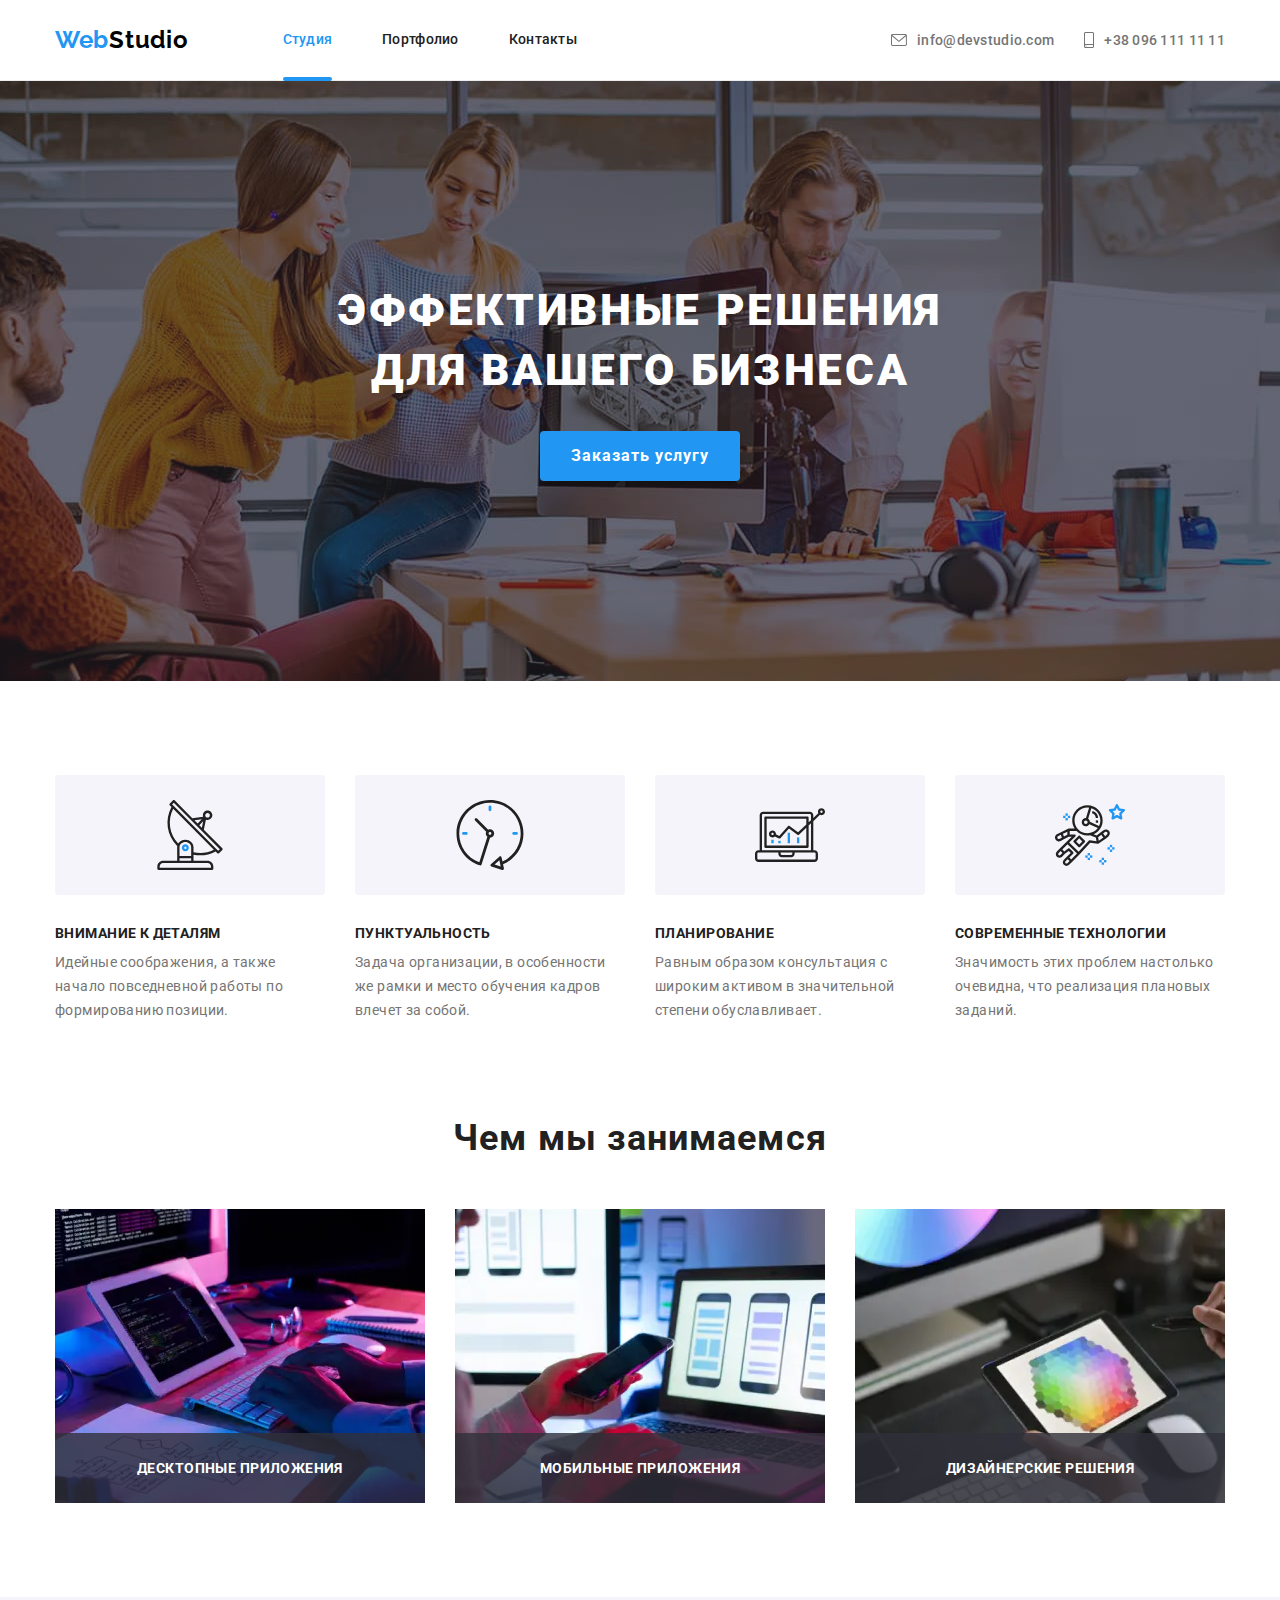
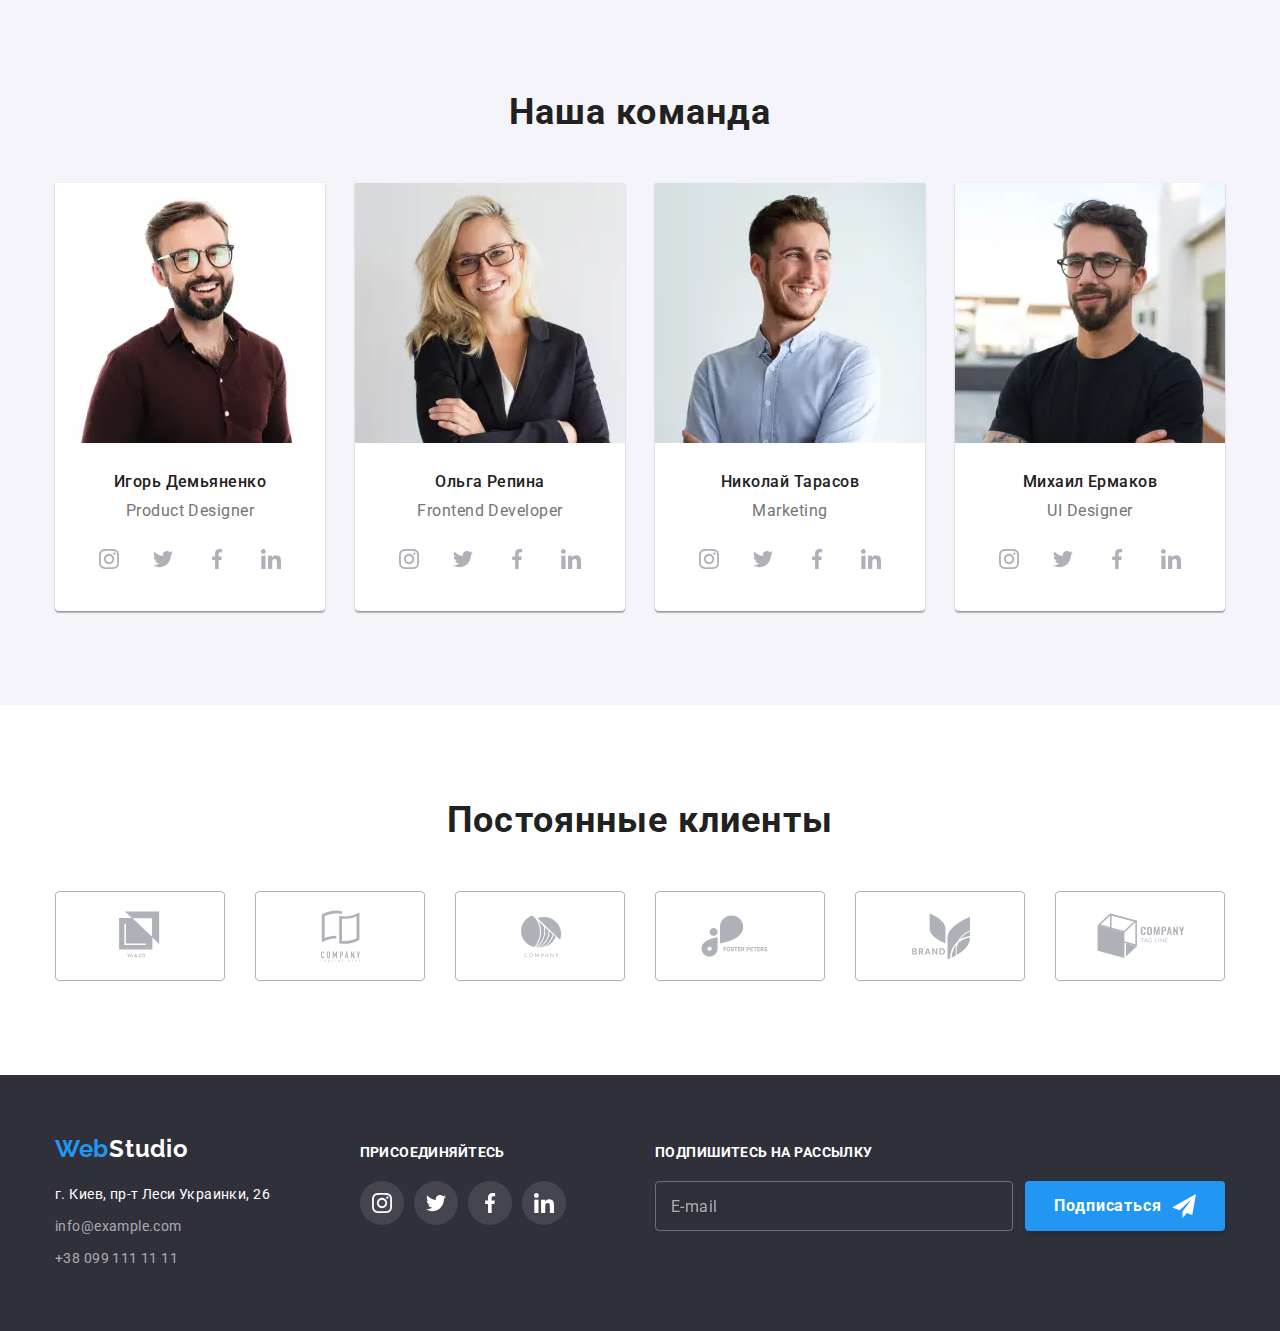
<file: index.html>
<!DOCTYPE html>
<html lang="ru">
  <head>
    <meta charset="UTF-8" />
    <meta name="viewport" content="width=device-width, initial-scale=1.0" />
    <link
      rel="stylesheet"
      href="https://cdnjs.cloudflare.com/ajax/libs/modern-normalize/1.0.0/modern-normalize.css"
    />
    <link
      rel="stylesheet"
      href="https://fonts.googleapis.com/css2?family=Raleway:wght@700&family=Roboto:wght@400;500;700;900&display=swap"
    />
    <link rel="stylesheet" href="./css/main.min.css" />
    <title>Студия</title>
  </head>
  <body>
    <!-- HEADER -->
    <header class="header">
      <div class="container header-menu">
        <a
          class="logo link"
          href="./index.html"
          aria-label="логотип веб-студии"
          lang="en"
        >
          <span class="accent">Web</span
          ><span class="logo-light-theme">Studio</span>
        </a>
        <button
          type="button"
          class="menu-button"
          data-menu-button
          aria-expanded="false"
        >
          <svg
            class="burger-menu-svg"
            aria-label="Переключатель мобильного меню"
            width="40px"
            height="40px"
          >
            <use class="burger-open" href="./img/sprite.svg#burger-open"></use>
            <use
              class="burger-close"
              href="./img/sprite.svg#burger-close"
            ></use>
          </svg>
        </button>
        <nav class="nav" data-menu>
          <ul class="nav-list list">
            <li class="nav-list-item">
              <a class="nav-list-link link active" href="">Студия</a>
            </li>
            <li class="nav-list-item">
              <a class="nav-list-link link" href="./portfolio.html"
                >Портфолио</a
              >
            </li>
            <li class="nav-list-item">
              <a class="nav-list-link link" href="">Контакты</a>
            </li>
          </ul>
          <address class="header-address">
            <ul class="address-list list">
              <li class="address-list-item">
                <a class="address-link link" href="mailto:info@devstudio.com">
                  <svg class="address-svg" width="16px" height="12px">
                    <use href="./img/sprite.svg#envelope"></use>
                  </svg>
                  info@devstudio.com
                </a>
              </li>
              <li class="address-list-item">
                <a class="address-link link" href="tel:+380961111111">
                  <svg class="address-svg" width="10px" height="16px">
                    <use href="./img/sprite.svg#smartphone"></use>
                  </svg>
                  +38 096 111 11 11
                </a>
              </li>
            </ul>
          </address>
        </nav>
      </div>
    </header>

    <main>
      <!-- HERO -->
      <section class="hero">
        <div class="container">
          <h1 class="hero-title">
            Эффективные решения <br />
            для вашего бизнеса
          </h1>
          <button class="button-service" type="button" data-modal-open>
            Заказать услугу
          </button>
        </div>
      </section>

      <!-- FEATURES -->
      <section class="features section">
        <div class="container">
          <h2 class="title visually-hidden">Наши преимущества</h2>
          <ul class="features-list">
            <li class="features-list-item list">
              <h3 class="features-subtitle">Внимание к деталям</h3>
              <p class="features-description">
                Идейные соображения, а также начало повседневной работы по
                формированию позиции.
              </p>
            </li>
            <li class="features-list-item list">
              <h3 class="features-subtitle">Пунктуальность</h3>
              <p class="features-description">
                Задача организации, в особенности же рамки и место обучения
                кадров влечет за собой.
              </p>
            </li>
            <li class="features-list-item list">
              <h3 class="features-subtitle">Планирование</h3>
              <p class="features-description">
                Равным образом консультация с широким активом в значительной
                степени обуславливает.
              </p>
            </li>
            <li class="features-list-item list">
              <h3 class="features-subtitle">Современные технологии</h3>
              <p class="features-description">
                Значимость этих проблем настолько очевидна, что реализация
                плановых заданий.
              </p>
            </li>
          </ul>
        </div>
      </section>

      <!-- ACTIVITY -->
      <section class="activity section">
        <div class="container">
          <h2 class="title">Чем мы занимаемся</h2>
          <ul class="activity-list list">
            <li class="activity-list-item">
              <div class="activity-item-wrapper">
                <picture>
                  <source
                    srcset="
                      ./img/main/activity/activity-1@1x.webp 1x,
                      ./img/main/activity/activity-1@2x.webp 2x
                    "
                    media="(min-width: 1200px)"
                    type="image/webp"
                  />
                  <source
                    srcset="
                      ./img/main/activity/activity-1@1x.jpg 1x,
                      ./img/main/activity/activity-1@2x.jpg 2x
                    "
                    media="(min-width: 1200px)"
                    type="image/jpg"
                  />
                  <img
                    class="activity-list-img"
                    src="./img/main/activity/activity-1@1x.jpg"
                    srcset="
                      ./img/main/activity/activity-1@1x.jpg 1x,
                      ./img/main/activity/activity-1@2x.jpg 2x
                    "
                    alt="программист, клавиатура, планшет, монитор, код"
                  />
                </picture>
                <div class="activity-overlay">
                  <p class="activity-description">Десктопные приложения</p>
                </div>
              </div>
            </li>
            <li class="activity-list-item">
              <div class="activity-item-wrapper">
                <picture>
                  <source
                    srcset="
                      ./img/main/activity/activity-2@1x.webp 1x,
                      ./img/main/activity/activity-2@2x.webp 2x
                    "
                    media="(min-width: 1200px)"
                    type="image/webp"
                  />
                  <source
                    srcset="
                      ./img/main/activity/activity-2@1x.jpg 1x,
                      ./img/main/activity/activity-2@2x.jpg 2x
                    "
                    media="(min-width: 1200px)"
                    type="image/jpg"
                  />
                  <img
                    class="activity-list-img"
                    src="./img/main/activity/activity-2@1x.jpg"
                    srcset="
                      ./img/main/activity/activity-2@1x.jpg 1x,
                      ./img/main/activity/activity-2@2x.jpg 2x
                    "
                    alt="архитектор, смартфон, ноутбук, варианты мобильной версии"
                  />
                </picture>
                <div class="activity-overlay">
                  <p class="activity-description">Мобильные приложения</p>
                </div>
              </div>
            </li>
            <li class="activity-list-item">
              <div class="activity-item-wrapper">
                <picture>
                  <source
                    srcset="
                      ./img/main/activity/activity-3@1x.webp 1x,
                      ./img/main/activity/activity-3@2x.webp 2x
                    "
                    media="(min-width: 1200px)"
                    type="image/webp"
                  />
                  <source
                    srcset="
                      ./img/main/activity/activity-3@1x.jpg 1x,
                      ./img/main/activity/activity-3@2x.jpg 2x
                    "
                    media="(min-width: 1200px)"
                    type="image/jpg"
                  />
                  <img
                    class="activity-list-img"
                    src="./img/main/activity/activity-3@1x.jpg"
                    srcset="
                      ./img/main/activity/activity-3@1x.jpg 1x,
                      ./img/main/activity/activity-3@2x.jpg 2x
                    "
                    alt="дизайнер, планшет, цветовая палитра"
                  />
                </picture>
                <div class="activity-overlay">
                  <p class="activity-description">Дизайнерские решения</p>
                </div>
              </div>
            </li>
          </ul>
        </div>
      </section>

      <!-- TEAM -->
      <section class="team section">
        <div class="container">
          <h2 class="title">Наша команда</h2>
          <ul class="team-list list">
            <li class="team-list-item">
              <picture>
                <source
                  srcset="
                    ./img/main/team/desktop/team-1-desktop@1x.webp 1x,
                    ./img/main/team/desktop/team-1-desktop@2x.webp 2x
                  "
                  media="(min-width: 1200px)"
                  type="image/webp"
                />
                <source
                  srcset="
                    ./img/main/team/desktop/team-1-desktop@1x.jpg 1x,
                    ./img/main/team/desktop/team-1-desktop@2x.jpg 2x
                  "
                  media="(min-width: 1200px)"
                  type="image/jpg"
                />
                <source
                  srcset="
                    ./img/main/team/tablet/team-1-tablet@1x.webp 1x,
                    ./img/main/team/tablet/team-1-tablet@2x.webp 2x
                  "
                  media="(min-width: 769px)"
                  type="image/webp"
                />
                <source
                  srcset="
                    ./img/main/team/tablet/team-1-tablet@1x.jpg 1x,
                    ./img/main/team/tablet/team-1-tablet@2x.jpg 2x
                  "
                  media="(min-width: 769px)"
                  type="image/jpg"
                />
                <source
                  srcset="
                    ./img/main/team/mobile/team-1-mobile@1x.webp 1x,
                    ./img/main/team/mobile/team-1-mobile@2x.webp 2x
                  "
                  type="image/webp"
                />
                <source
                  srcset="
                    ./img/main/team/mobile/team-1-mobile@1x.jpg 1x,
                    ./img/main/team/mobile/team-1-mobile@2x.jpg 2x
                  "
                  type="image/jpg"
                />
                <img
                  class="team-list-img"
                  src="./img/main/team/mobile/team-1-mobile@1x.jpg"
                  srcset="
                    ./img/main/team/mobile/team-1-mobile@1x.jpg 1x,
                    ./img/main/team/mobile/team-1-mobile@2x.jpg 2x
                  "
                  alt="Бородатый парень в очках и рубашке"
                />
              </picture>
              <h3 class="team-list-name">Игорь Демьяненко</h3>
              <p class="team-list-position" lang="en">Product Designer</p>
              <ul class="social-list list">
                <li class="social-list-item">
                  <a class="social-list-link" href="">
                    <svg class="social-link-svg">
                      <use href="./img/sprite.svg#instagram"></use>
                    </svg>
                  </a>
                </li>
                <li class="social-list-item">
                  <a class="social-list-link" href=""
                    ><svg class="social-link-svg">
                      <use href="./img/sprite.svg#twitter"></use>
                    </svg>
                  </a>
                </li>
                <li class="social-list-item">
                  <a class="social-list-link" href=""
                    ><svg class="social-link-svg">
                      <use href="./img/sprite.svg#facebook"></use>
                    </svg>
                  </a>
                </li>
                <li class="social-list-item">
                  <a class="social-list-link" href=""
                    ><svg class="social-link-svg">
                      <use href="./img/sprite.svg#linkedin"></use>
                    </svg>
                  </a>
                </li>
              </ul>
            </li>
            <li class="team-list-item">
              <picture>
                <source
                  srcset="
                    ./img/main/team/desktop/team-2-desktop@1x.webp 1x,
                    ./img/main/team/desktop/team-2-desktop@2x.webp 2x
                  "
                  media="(min-width: 1200px)"
                  type="image/webp"
                />
                <source
                  srcset="
                    ./img/main/team/desktop/team-2-desktop@1x.jpg 1x,
                    ./img/main/team/desktop/team-2-desktop@2x.jpg 2x
                  "
                  media="(min-width: 1200px)"
                  type="image/jpg"
                />
                <source
                  srcset="
                    ./img/main/team/tablet/team-2-tablet@1x.webp 1x,
                    ./img/main/team/tablet/team-2-tablet@2x.webp 2x
                  "
                  media="(min-width: 769px)"
                  type="image/webp"
                />
                <source
                  srcset="
                    ./img/main/team/tablet/team-2-tablet@1x.jpg 1x,
                    ./img/main/team/tablet/team-2-tablet@2x.jpg 2x
                  "
                  media="(min-width: 769px)"
                  type="image/jpg"
                />
                <source
                  srcset="
                    ./img/main/team/mobile/team-2-mobile@1x.webp 1x,
                    ./img/main/team/mobile/team-2-mobile@2x.webp 2x
                  "
                  type="image/webp"
                />
                <source
                  srcset="
                    ./img/main/team/mobile/team-2-mobile@1x.jpg 1x,
                    ./img/main/team/mobile/team-2-mobile@2x.jpg 2x
                  "
                  type="image/jpg"
                />
                <img
                  class="team-list-img"
                  src="./img/main/team/mobile/team-2-mobile@1x.jpg"
                  srcset="
                    ./img/main/team/mobile/team-2-mobile@1x.jpg 1x,
                    ./img/main/team/mobile/team-2-mobile@2x.jpg 2x
                  "
                  alt="Светловолосая девушка в очках и костюме"
                />
              </picture>
              <h3 class="team-list-name">Ольга Репина</h3>
              <p class="team-list-position" lang="en">Frontend Developer</p>
              <ul class="social-list list">
                <li class="social-list-item">
                  <a class="social-list-link" href="">
                    <svg class="social-link-svg">
                      <use href="./img/sprite.svg#instagram"></use>
                    </svg>
                  </a>
                </li>
                <li class="social-list-item">
                  <a class="social-list-link" href=""
                    ><svg class="social-link-svg">
                      <use href="./img/sprite.svg#twitter"></use>
                    </svg>
                  </a>
                </li>
                <li class="social-list-item">
                  <a class="social-list-link" href=""
                    ><svg class="social-link-svg">
                      <use href="./img/sprite.svg#facebook"></use>
                    </svg>
                  </a>
                </li>
                <li class="social-list-item">
                  <a class="social-list-link" href=""
                    ><svg class="social-link-svg">
                      <use href="./img/sprite.svg#linkedin"></use>
                    </svg>
                  </a>
                </li>
              </ul>
            </li>
            <li class="team-list-item">
              <picture>
                <source
                  srcset="
                    ./img/main/team/desktop/team-3-desktop@1x.webp 1x,
                    ./img/main/team/desktop/team-3-desktop@2x.webp 2x
                  "
                  media="(min-width: 1200px)"
                  type="image/webp"
                />
                <source
                  srcset="
                    ./img/main/team/desktop/team-3-desktop@1x.jpg 1x,
                    ./img/main/team/desktop/team-3-desktop@2x.jpg 2x
                  "
                  media="(min-width: 1200px)"
                  type="image/jpg"
                />
                <source
                  srcset="
                    ./img/main/team/tablet/team-3-tablet@1x.webp 1x,
                    ./img/main/team/tablet/team-3-tablet@2x.webp 2x
                  "
                  media="(min-width: 769px)"
                  type="image/webp"
                />
                <source
                  srcset="
                    ./img/main/team/tablet/team-3-tablet@1x.jpg 1x,
                    ./img/main/team/tablet/team-3-tablet@2x.jpg 2x
                  "
                  media="(min-width: 769px)"
                  type="image/jpg"
                />
                <source
                  srcset="
                    ./img/main/team/mobile/team-3-mobile@1x.webp 1x,
                    ./img/main/team/mobile/team-3-mobile@2x.webp 2x
                  "
                  type="image/webp"
                />
                <source
                  srcset="
                    ./img/main/team/mobile/team-3-mobile@1x.jpg 1x,
                    ./img/main/team/mobile/team-3-mobile@2x.jpg 2x
                  "
                  type="image/jpg"
                />
                <img
                  class="team-list-img"
                  src="./img/main/team/mobile/team-3-mobile@1x.jpg"
                  srcset="
                    ./img/main/team/mobile/team-3-mobile@1x.jpg 1x,
                    ./img/main/team/mobile/team-3-mobile@2x.jpg 2x
                  "
                  alt="Улыбающийся парень в светлой рубашке"
                />
              </picture>
              <h3 class="team-list-name">Николай Тарасов</h3>
              <p class="team-list-position" lang="en">Marketing</p>
              <ul class="social-list list">
                <li class="social-list-item">
                  <a class="social-list-link" href="">
                    <svg class="social-link-svg">
                      <use href="./img/sprite.svg#instagram"></use>
                    </svg>
                  </a>
                </li>
                <li class="social-list-item">
                  <a class="social-list-link" href=""
                    ><svg class="social-link-svg">
                      <use href="./img/sprite.svg#twitter"></use>
                    </svg>
                  </a>
                </li>
                <li class="social-list-item">
                  <a class="social-list-link" href=""
                    ><svg class="social-link-svg">
                      <use href="./img/sprite.svg#facebook"></use>
                    </svg>
                  </a>
                </li>
                <li class="social-list-item">
                  <a class="social-list-link" href=""
                    ><svg class="social-link-svg">
                      <use href="./img/sprite.svg#linkedin"></use>
                    </svg>
                  </a>
                </li>
              </ul>
            </li>
            <li class="team-list-item">
              <picture>
                <source
                  srcset="
                    ./img/main/team/desktop/team-4-desktop@1x.webp 1x,
                    ./img/main/team/desktop/team-4-desktop@2x.webp 2x
                  "
                  media="(min-width: 1200px)"
                  type="image/webp"
                />
                <source
                  srcset="
                    ./img/main/team/desktop/team-4-desktop@1x.jpg 1x,
                    ./img/main/team/desktop/team-4-desktop@2x.jpg 2x
                  "
                  media="(min-width: 1200px)"
                  type="image/jpg"
                />
                <source
                  srcset="
                    ./img/main/team/tablet/team-4-tablet@1x.webp 1x,
                    ./img/main/team/tablet/team-4-tablet@2x.webp 2x
                  "
                  media="(min-width: 769px)"
                  type="image/webp"
                />
                <source
                  srcset="
                    ./img/main/team/tablet/team-4-tablet@1x.jpg 1x,
                    ./img/main/team/tablet/team-4-tablet@2x.jpg 2x
                  "
                  media="(min-width: 769px)"
                  type="image/jpg"
                />
                <source
                  srcset="
                    ./img/main/team/mobile/team-4-mobile@1x.webp 1x,
                    ./img/main/team/mobile/team-4-mobile@2x.webp 2x
                  "
                  type="image/webp"
                />
                <source
                  srcset="
                    ./img/main/team/mobile/team-4-mobile@1x.jpg 1x,
                    ./img/main/team/mobile/team-4-mobile@2x.jpg 2x
                  "
                  type="image/jpg"
                />
                <img
                  class="team-list-img"
                  src="./img/main/team/mobile/team-4-mobile@1x.jpg"
                  srcset="
                    ./img/main/team/mobile/team-4-mobile@1x.jpg 1x,
                    ./img/main/team/mobile/team-4-mobile@2x.jpg 2x
                  "
                  alt="Бородатый парень в очках и тёмной футболке"
                />
              </picture>
              <h3 class="team-list-name">Михаил Ермаков</h3>
              <p class="team-list-position" lang="en">UI Designer</p>
              <ul class="social-list list">
                <li class="social-list-item">
                  <a class="social-list-link" href="">
                    <svg class="social-link-svg">
                      <use href="./img/sprite.svg#instagram"></use>
                    </svg>
                  </a>
                </li>
                <li class="social-list-item">
                  <a class="social-list-link" href=""
                    ><svg class="social-link-svg">
                      <use href="./img/sprite.svg#twitter"></use>
                    </svg>
                  </a>
                </li>
                <li class="social-list-item">
                  <a class="social-list-link" href=""
                    ><svg class="social-link-svg">
                      <use href="./img/sprite.svg#facebook"></use>
                    </svg>
                  </a>
                </li>
                <li class="social-list-item">
                  <a class="social-list-link" href=""
                    ><svg class="social-link-svg">
                      <use href="./img/sprite.svg#linkedin"></use>
                    </svg>
                  </a>
                </li>
              </ul>
            </li>
          </ul>
        </div>
      </section>

      <!-- CUSTOMERS -->
      <section class="customers section">
        <div class="container">
          <h2 class="title">Постоянные клиенты</h2>
          <ul class="customers-list list">
            <li class="customers-list-item">
              <a href="" class="customers-list-link">
                <svg class="customers-svg">
                  <use href="./img/sprite.svg#client-1"></use>
                </svg>
              </a>
            </li>
            <li class="customers-list-item">
              <a href="" class="customers-list-link">
                <svg class="customers-svg">
                  <use href="./img/sprite.svg#client-2"></use>
                </svg>
              </a>
            </li>
            <li class="customers-list-item">
              <a href="" class="customers-list-link">
                <svg class="customers-svg">
                  <use href="./img/sprite.svg#client-3"></use>
                </svg>
              </a>
            </li>
            <li class="customers-list-item">
              <a href="" class="customers-list-link">
                <svg class="customers-svg">
                  <use href="./img/sprite.svg#client-4"></use>
                </svg>
              </a>
            </li>
            <li class="customers-list-item">
              <a href="" class="customers-list-link">
                <svg class="customers-svg">
                  <use href="./img/sprite.svg#client-5"></use>
                </svg>
              </a>
            </li>
            <li class="customers-list-item">
              <a href="" class="customers-list-link">
                <svg class="customers-svg">
                  <use href="./img/sprite.svg#client-6"></use>
                </svg>
              </a>
            </li>
          </ul>
        </div>
      </section>
    </main>

    <!-- FOOTER -->
    <footer class="footer">
      <div class="container">
        <div class="footer-block">
          <div class="address-block">
            <a
              class="logo link"
              href="./index.html"
              aria-label="логотип веб-студии"
              lang="en"
            >
              <span class="accent">Web</span
              ><span class="logo-dark-theme">Studio</span>
            </a>
            <address class="address">
              <ul class="address-list list">
                <li class="address-list-item">
                  <a
                    class="footer-address-link link"
                    href="https://goo.gl/maps/ESxDadosqfzoFddv7"
                    target="_blank"
                  >
                    г. Киев, пр-т Леси Украинки, 26
                  </a>
                </li>
                <li class="address-list-item">
                  <a
                    class="footer-contact-link link"
                    href="mailto:info@example.com"
                    >info@example.com</a
                  >
                </li>
                <li class="address-list-item">
                  <a class="footer-contact-link link" href="tel:+380991111111"
                    >+38 099 111 11 11</a
                  >
                </li>
              </ul>
            </address>
          </div>
          <div class="social-block">
            <h3 class="footer-social-title">Присоединяйтесь</h3>
            <ul class="social-list list">
              <li class="social-list-item">
                <a class="social-list-link" href="">
                  <svg class="social-link-svg">
                    <use href="./img/sprite.svg#instagram"></use>
                  </svg>
                </a>
              </li>
              <li class="social-list-item">
                <a class="social-list-link" href=""
                  ><svg class="social-link-svg">
                    <use href="./img/sprite.svg#twitter"></use>
                  </svg>
                </a>
              </li>
              <li class="social-list-item">
                <a class="social-list-link" href=""
                  ><svg class="social-link-svg">
                    <use href="./img/sprite.svg#facebook"></use>
                  </svg>
                </a>
              </li>
              <li class="social-list-item">
                <a class="social-list-link" href=""
                  ><svg class="social-link-svg">
                    <use href="./img/sprite.svg#linkedin"></use>
                  </svg>
                </a>
              </li>
            </ul>
          </div>
          <div class="email-block">
            <h3 class="email-input-title">Подпишитесь на рассылку</h3>
            <form action="#" class="footer-email-form">
              <input
                type="email"
                name="email-input"
                class="email-input"
                placeholder="E-mail"
                required
              />
              <button type="submit" class="button-service">Подписаться</button>
            </form>
          </div>
        </div>
      </div>
    </footer>

    <!-- MODAL WINDOW -->
    <div class="backdrop is-hidden" data-modal>
      <div class="modal-window">
        <form action="#" class="modal-form">
          <button class="button-close-modal" type="button" data-modal-close>
            <svg class="button-close-svg">
              <use href="./img/sprite.svg#btn-close"></use>
            </svg>
          </button>
          <h2 class="modal-form-title">
            Оставьте свои данные, мы вам перезвоним
          </h2>
          <div class="modal-form-wrapper">
            <div class="modal-field">
              <label for="user-name" class="modal-field-label">Имя</label>
              <div class="modal-field-wrapper">
                <input
                  class="modal-field-input"
                  type="text"
                  name="user-name"
                  id="user-name"
                  required
                />
                <svg class="modal-field-svg">
                  <use href="./img/sprite.svg#person"></use>
                </svg>
              </div>
            </div>
            <div class="modal-field">
              <label class="modal-field-label" for="user-phone">Телефон</label>
              <div class="modal-field-wrapper">
                <input
                  class="modal-field-input"
                  type="tel"
                  name="user-phone"
                  id="user-phone"
                  required
                />
                <svg class="modal-field-svg">
                  <use href="./img/sprite.svg#phone"></use>
                </svg>
              </div>
            </div>
            <div class="modal-field">
              <label class="modal-field-label" for="user-email">Почта</label>
              <div class="modal-field-wrapper">
                <input
                  class="modal-field-input"
                  type="email"
                  name="user-email"
                  id="user-email"
                  required
                />
                <svg class="modal-field-svg">
                  <use href="./img/sprite.svg#email"></use>
                </svg>
              </div>
            </div>
            <label class="modal-field-label" for="user-comment"
              >Комментарий</label
            >
            <textarea
              class="modal-field-comment"
              name="user-comment"
              id="user-comment"
              placeholder="Введите текст"
            ></textarea>
          </div>
          <div class="modal-checkbox">
            <input
              class="modal-checkbox-policy visually-hidden"
              type="checkbox"
              name="user-policy"
              id="checkbox-policy"
              value="accept-policy"
            />
            <label for="checkbox-policy" class="modal-checkbox-label">
              Соглашаюсь с рассылкой и принимаю&nbsp;
              <a class="modal-checkbox-contract" href="">Условия договора</a>
            </label>
          </div>
          <button type="submit" class="button-service modal">Отправить</button>
        </form>
      </div>
    </div>
    <script src="./js/modal.js"></script>
    <script src="./js/menu.js"></script>
  </body>
</html>
</file>
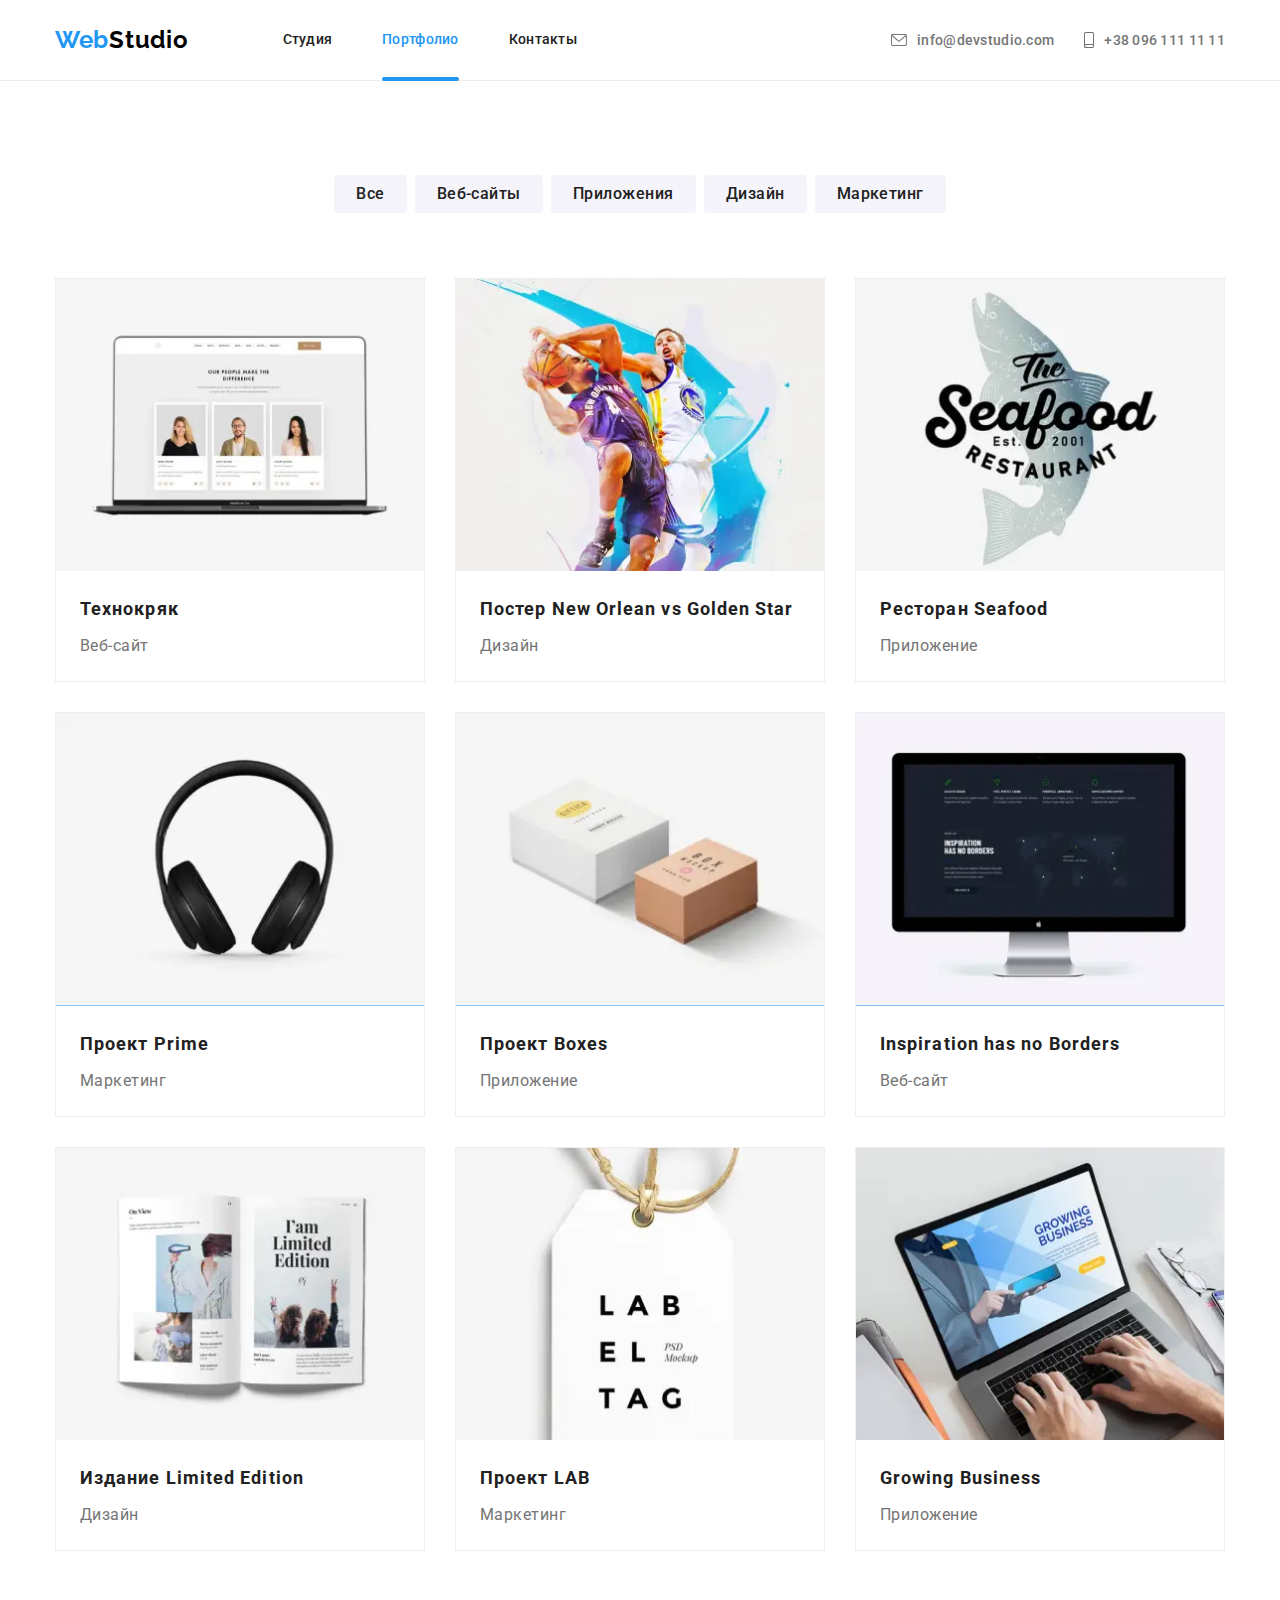
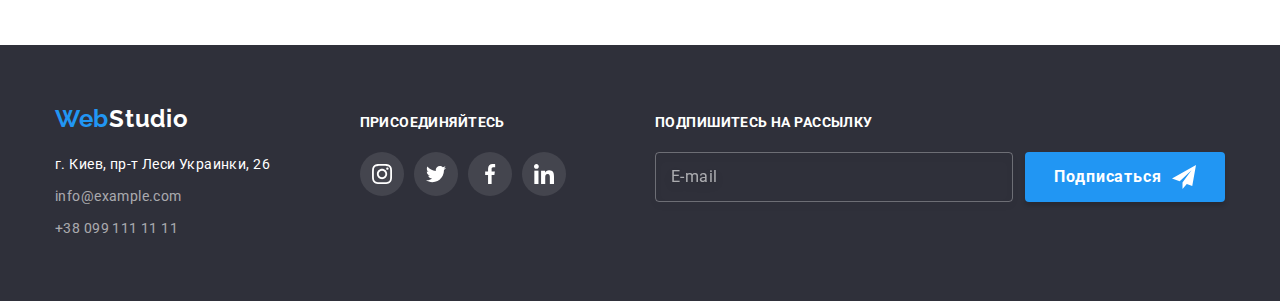
<file: portfolio.html>
<!DOCTYPE html>
<html lang="ru">
  <head>
    <meta charset="UTF-8" />
    <meta name="viewport" content="width=device-width, initial-scale=1.0" />
    <link
      rel="stylesheet"
      href="https://cdnjs.cloudflare.com/ajax/libs/modern-normalize/1.0.0/modern-normalize.css"
    />
    <link
      href="https://fonts.googleapis.com/css2?family=Raleway:wght@700&family=Roboto:wght@400;500;700;900&display=swap"
      rel="stylesheet"
    />
    <link rel="stylesheet" href="./css/portfolio.min.css" />
    <title>Портфолио</title>
  </head>
  <body>
    <!-- HEADER -->
    <header class="header">
      <div class="container header-menu">
        <a
          class="logo link"
          href="./index.html"
          aria-label="логотип веб-студии"
          lang="en"
        >
          <span class="accent">Web</span
          ><span class="logo-light-theme">Studio</span>
        </a>
        <button
          type="button"
          class="menu-button"
          data-menu-button
          aria-expanded="false"
        >
          <svg
            class="burger-menu-svg"
            aria-label="Переключатель мобильного меню"
            width="40px"
            height="40px"
          >
            <use class="burger-open" href="./img/sprite.svg#burger-open"></use>
            <use
              class="burger-close"
              href="./img/sprite.svg#burger-close"
            ></use>
          </svg>
        </button>
        <nav class="nav" data-menu>
          <ul class="nav-list list">
            <li class="nav-list-item">
              <a class="nav-list-link link" href="./index.html">Студия</a>
            </li>
            <li class="nav-list-item">
              <a class="nav-list-link link active" href="">Портфолио</a>
            </li>
            <li class="nav-list-item">
              <a class="nav-list-link link" href="">Контакты</a>
            </li>
          </ul>
          <address class="header-address">
            <ul class="address-list list">
              <li class="address-list-item">
                <a class="address-link link" href="mailto:info@devstudio.com">
                  <svg class="address-svg" width="16px" height="12px">
                    <use href="./img/sprite.svg#envelope"></use>
                  </svg>
                  info@devstudio.com
                </a>
              </li>
              <li class="address-list-item">
                <a class="address-link link" href="tel:+380961111111">
                  <svg class="address-svg" width="10px" height="16px">
                    <use href="./img/sprite.svg#smartphone"></use>
                  </svg>
                  +38 096 111 11 11
                </a>
              </li>
            </ul>
          </address>
        </nav>
      </div>
    </header>

    <main>
      <!-- PORTFOLIO -->
      <section class="portfolio section">
        <div class="container">
          <h2 class="title" hidden>Проекты</h2>
          <div class="portfolio-filter">
            <button class="button-filter" type="button">Все</button>
            <button class="button-filter" type="button">Веб-сайты</button>
            <button class="button-filter" type="button">Приложения</button>
            <button class="button-filter" type="button">Дизайн</button>
            <button class="button-filter" type="button">Маркетинг</button>
          </div>
          <div class="portfolio-content">
            <ul class="portfolio-list list">
              <li class="portfolio-list-item">
                <div class="portfolio-image-wrapper">
                  <picture>
                    <source
                      srcset="
                        ./img/portfolio/desktop/portfolio-1-desktop@1x.webp 1x,
                        ./img/portfolio/desktop/portfolio-1-desktop@2x.webp 2x
                      "
                      media="(min-width: 1200px)"
                      type="image/webp"
                    />
                    <source
                      srcset="
                        ./img/portfolio/desktop/portfolio-1-desktop@1x.jpg 1x,
                        ./img/portfolio/desktop/portfolio-1-desktop@2x.jpg 2x
                      "
                      media="(min-width: 1200px)"
                      type="image/jpg"
                    />
                    <source
                      srcset="
                        ./img/portfolio/tablet/portfolio-1-tablet@1x.webp 1x,
                        ./img/portfolio/tablet/portfolio-1-tablet@2x.webp 2x
                      "
                      media="(min-width: 769px)"
                      type="image/webp"
                    />
                    <source
                      srcset="
                        ./img/portfolio/tablet/portfolio-1-tablet@1x.jpg 1x,
                        ./img/portfolio/tablet/portfolio-1-tablet@2x.jpg 2x
                      "
                      media="(min-width: 769px)"
                      type="image/jpg"
                    />
                    <source
                      srcset="
                        ./img/portfolio/mobile/portfolio-1-mobile@1x.webp 1x,
                        ./img/portfolio/mobile/portfolio-1-mobile@2x.webp 2x
                      "
                      type="image/webp"
                    />
                    <source
                      srcset="
                        ./img/portfolio/mobile/portfolio-1-mobile@1x.jpg 1x,
                        ./img/portfolio/mobile/portfolio-1-mobile@2x.jpg 2x
                      "
                      type="image/jpg"
                    />
                    <img
                      class="portfolio-image"
                      src="./img/portfolio/mobile/portfolio-1-mobile@1x.jpg"
                      srcset="
                        ./img/portfolio/mobile/portfolio-1-mobile@1x.jpg 1x,
                        ./img/portfolio/mobile/portfolio-1-mobile@2x.jpg 2x
                      "
                      alt="ноутбук с открытой страницей сайта"
                    />
                  </picture>
                  <div class="portfolio-overlay">
                    <p class="portfolio-overlay-description">
                      Технокряк - это современная площадка распространения
                      коронавируса. Компании используют эту платформу для
                      цифрового шпионажа и атак на защищённые сервера
                      конкурентов.
                    </p>
                  </div>
                </div>
                <div class="portfolio-description">
                  <h3 class="portfolio-subtitle">Технокряк</h3>
                  <p class="portfolio-project">Веб-сайт</p>
                </div>
              </li>
              <li class="portfolio-list-item">
                <div class="portfolio-image-wrapper">
                  <picture>
                    <source
                      srcset="
                        ./img/portfolio/desktop/portfolio-2-desktop@1x.webp 1x,
                        ./img/portfolio/desktop/portfolio-2-desktop@2x.webp 2x
                      "
                      media="(min-width: 1200px)"
                      type="image/webp"
                    />
                    <source
                      srcset="
                        ./img/portfolio/desktop/portfolio-2-desktop@1x.jpg 1x,
                        ./img/portfolio/desktop/portfolio-2-desktop@2x.jpg 2x
                      "
                      media="(min-width: 1200px)"
                      type="image/jpg"
                    />
                    <source
                      srcset="
                        ./img/portfolio/tablet/portfolio-2-tablet@1x.webp 1x,
                        ./img/portfolio/tablet/portfolio-2-tablet@2x.webp 2x
                      "
                      media="(min-width: 769px)"
                      type="image/webp"
                    />
                    <source
                      srcset="
                        ./img/portfolio/tablet/portfolio-2-tablet@1x.jpg 1x,
                        ./img/portfolio/tablet/portfolio-2-tablet@2x.jpg 2x
                      "
                      media="(min-width: 769px)"
                      type="image/jpg"
                    />
                    <source
                      srcset="
                        ./img/portfolio/mobile/portfolio-2-mobile@1x.webp 1x,
                        ./img/portfolio/mobile/portfolio-2-mobile@2x.webp 2x
                      "
                      type="image/webp"
                    />
                    <source
                      srcset="
                        ./img/portfolio/mobile/portfolio-2-mobile@1x.jpg 1x,
                        ./img/portfolio/mobile/portfolio-2-mobile@2x.jpg 2x
                      "
                      type="image/jpg"
                    />
                    <img
                      class="portfolio-image"
                      src="./img/portfolio/mobile/portfolio-2-mobile@1x.jpg"
                      srcset="
                        ./img/portfolio/mobile/portfolio-2-mobile@1x.jpg 1x,
                        ./img/portfolio/mobile/portfolio-2-mobile@2x.jpg 2x
                      "
                      alt="два баскетболиста в прыжке"
                    />
                  </picture>
                  <div class="portfolio-overlay">
                    <p class="portfolio-overlay-description">
                      Новый Орлеан - это современный источник распространения
                      коронавируса. Компании используют это место для цифрового
                      шпионажа и атак на защищённые сервера конкурентов.
                    </p>
                  </div>
                </div>
                <div class="portfolio-description">
                  <h3 class="portfolio-subtitle">
                    Постер <span lang="en">New Orlean vs Golden Star</span>
                  </h3>
                  <p class="portfolio-project">Дизайн</p>
                </div>
              </li>
              <li class="portfolio-list-item">
                <div class="portfolio-image-wrapper">
                  <picture>
                    <source
                      srcset="
                        ./img/portfolio/desktop/portfolio-3-desktop@1x.webp 1x,
                        ./img/portfolio/desktop/portfolio-3-desktop@2x.webp 2x
                      "
                      media="(min-width: 1200px)"
                      type="image/webp"
                    />
                    <source
                      srcset="
                        ./img/portfolio/desktop/portfolio-3-desktop@1x.jpg 1x,
                        ./img/portfolio/desktop/portfolio-3-desktop@2x.jpg 2x
                      "
                      media="(min-width: 1200px)"
                      type="image/jpg"
                    />
                    <source
                      srcset="
                        ./img/portfolio/tablet/portfolio-3-tablet@1x.webp 1x,
                        ./img/portfolio/tablet/portfolio-3-tablet@2x.webp 2x
                      "
                      media="(min-width: 769px)"
                      type="image/webp"
                    />
                    <source
                      srcset="
                        ./img/portfolio/tablet/portfolio-3-tablet@1x.jpg 1x,
                        ./img/portfolio/tablet/portfolio-3-tablet@2x.jpg 2x
                      "
                      media="(min-width: 769px)"
                      type="image/jpg"
                    />
                    <source
                      srcset="
                        ./img/portfolio/mobile/portfolio-3-mobile@1x.webp 1x,
                        ./img/portfolio/mobile/portfolio-3-mobile@2x.webp 2x
                      "
                      type="image/webp"
                    />
                    <source
                      srcset="
                        ./img/portfolio/mobile/portfolio-3-mobile@1x.jpg 1x,
                        ./img/portfolio/mobile/portfolio-3-mobile@2x.jpg 2x
                      "
                      type="image/jpg"
                    />
                    <img
                      class="portfolio-image"
                      src="./img/portfolio/mobile/portfolio-3-mobile@1x.jpg"
                      srcset="
                        ./img/portfolio/mobile/portfolio-3-mobile@1x.jpg 1x,
                        ./img/portfolio/mobile/portfolio-3-mobile@2x.jpg 2x
                      "
                      alt="логотип рыбного ресторана"
                    />
                  </picture>
                  <div class="portfolio-overlay">
                    <p class="portfolio-overlay-description">
                      Это ресторан для распространения коронавируса. Компании
                      используют его для цифрового шпионажа и атак только на
                      защищённые сервера конкурентов и врагов.
                    </p>
                  </div>
                </div>
                <div class="portfolio-description">
                  <h3 class="portfolio-subtitle">
                    Ресторан <span lang="en">Seafood</span>
                  </h3>
                  <p class="portfolio-project">Приложение</p>
                </div>
              </li>
              <li class="portfolio-list-item">
                <div class="portfolio-image-wrapper">
                  <picture>
                    <source
                      srcset="
                        ./img/portfolio/desktop/portfolio-4-desktop@1x.webp 1x,
                        ./img/portfolio/desktop/portfolio-4-desktop@2x.webp 2x
                      "
                      media="(min-width: 1200px)"
                      type="image/webp"
                    />
                    <source
                      srcset="
                        ./img/portfolio/desktop/portfolio-4-desktop@1x.jpg 1x,
                        ./img/portfolio/desktop/portfolio-4-desktop@2x.jpg 2x
                      "
                      media="(min-width: 1200px)"
                      type="image/jpg"
                    />
                    <source
                      srcset="
                        ./img/portfolio/tablet/portfolio-4-tablet@1x.webp 1x,
                        ./img/portfolio/tablet/portfolio-4-tablet@2x.webp 2x
                      "
                      media="(min-width: 769px)"
                      type="image/webp"
                    />
                    <source
                      srcset="
                        ./img/portfolio/tablet/portfolio-4-tablet@1x.jpg 1x,
                        ./img/portfolio/tablet/portfolio-4-tablet@2x.jpg 2x
                      "
                      media="(min-width: 769px)"
                      type="image/jpg"
                    />
                    <source
                      srcset="
                        ./img/portfolio/mobile/portfolio-4-mobile@1x.webp 1x,
                        ./img/portfolio/mobile/portfolio-4-mobile@2x.webp 2x
                      "
                      type="image/webp"
                    />
                    <source
                      srcset="
                        ./img/portfolio/mobile/portfolio-4-mobile@1x.jpg 1x,
                        ./img/portfolio/mobile/portfolio-4-mobile@2x.jpg 2x
                      "
                      type="image/jpg"
                    />
                    <img
                      class="portfolio-image"
                      src="./img/portfolio/mobile/portfolio-4-mobile@1x.jpg"
                      srcset="
                        ./img/portfolio/mobile/portfolio-4-mobile@1x.jpg 1x,
                        ./img/portfolio/mobile/portfolio-4-mobile@2x.jpg 2x
                      "
                      alt="полноразмерные наушники"
                    />
                  </picture>
                  <div class="portfolio-overlay">
                    <p class="portfolio-overlay-description">
                      Это проект для распространения коронавируса. Компании
                      используют его для цифрового шпионажа и атак только на
                      защищённые сервера конкурентов и врагов.
                    </p>
                  </div>
                </div>
                <div class="portfolio-description">
                  <h3 class="portfolio-subtitle">
                    Проект <span lang="en">Prime</span>
                  </h3>
                  <p class="portfolio-project">Маркетинг</p>
                </div>
              </li>
              <li class="portfolio-list-item">
                <div class="portfolio-image-wrapper">
                  <picture>
                    <source
                      srcset="
                        ./img/portfolio/desktop/portfolio-5-desktop@1x.webp 1x,
                        ./img/portfolio/desktop/portfolio-5-desktop@2x.webp 2x
                      "
                      media="(min-width: 1200px)"
                      type="image/webp"
                    />
                    <source
                      srcset="
                        ./img/portfolio/desktop/portfolio-5-desktop@1x.jpg 1x,
                        ./img/portfolio/desktop/portfolio-5-desktop@2x.jpg 2x
                      "
                      media="(min-width: 1200px)"
                      type="image/jpg"
                    />
                    <source
                      srcset="
                        ./img/portfolio/tablet/portfolio-5-tablet@1x.webp 1x,
                        ./img/portfolio/tablet/portfolio-5-tablet@2x.webp 2x
                      "
                      media="(min-width: 769px)"
                      type="image/webp"
                    />
                    <source
                      srcset="
                        ./img/portfolio/tablet/portfolio-5-tablet@1x.jpg 1x,
                        ./img/portfolio/tablet/portfolio-5-tablet@2x.jpg 2x
                      "
                      media="(min-width: 769px)"
                      type="image/jpg"
                    />
                    <source
                      srcset="
                        ./img/portfolio/mobile/portfolio-5-mobile@1x.webp 1x,
                        ./img/portfolio/mobile/portfolio-5-mobile@2x.webp 2x
                      "
                      type="image/webp"
                    />
                    <source
                      srcset="
                        ./img/portfolio/mobile/portfolio-5-mobile@1x.jpg 1x,
                        ./img/portfolio/mobile/portfolio-5-mobile@2x.jpg 2x
                      "
                      type="image/jpg"
                    />
                    <img
                      class="portfolio-image"
                      src="./img/portfolio/mobile/portfolio-5-mobile@1x.jpg"
                      srcset="
                        ./img/portfolio/mobile/portfolio-5-mobile@1x.jpg 1x,
                        ./img/portfolio/mobile/portfolio-5-mobile@2x.jpg 2x
                      "
                      alt="две коробки на столе"
                    />
                  </picture>
                  <div class="portfolio-overlay">
                    <p class="portfolio-overlay-description">
                      Это проект для распространения коронавируса. Компании
                      используют его для цифрового шпионажа и атак только на
                      защищённые сервера конкурентов и врагов.
                    </p>
                  </div>
                </div>
                <div class="portfolio-description">
                  <h3 class="portfolio-subtitle">
                    Проект <span lang="en">Boxes</span>
                  </h3>
                  <p class="portfolio-project">Приложение</p>
                </div>
              </li>
              <li class="portfolio-list-item">
                <div class="portfolio-image-wrapper">
                  <picture>
                    <source
                      srcset="
                        ./img/portfolio/desktop/portfolio-6-desktop@1x.webp 1x,
                        ./img/portfolio/desktop/portfolio-6-desktop@2x.webp 2x
                      "
                      media="(min-width: 1200px)"
                      type="image/webp"
                    />
                    <source
                      srcset="
                        ./img/portfolio/desktop/portfolio-6-desktop@1x.jpg 1x,
                        ./img/portfolio/desktop/portfolio-6-desktop@2x.jpg 2x
                      "
                      media="(min-width: 1200px)"
                      type="image/jpg"
                    />
                    <source
                      srcset="
                        ./img/portfolio/tablet/portfolio-6-tablet@1x.webp 1x,
                        ./img/portfolio/tablet/portfolio-6-tablet@2x.webp 2x
                      "
                      media="(min-width: 769px)"
                      type="image/webp"
                    />
                    <source
                      srcset="
                        ./img/portfolio/tablet/portfolio-6-tablet@1x.jpg 1x,
                        ./img/portfolio/tablet/portfolio-6-tablet@2x.jpg 2x
                      "
                      media="(min-width: 769px)"
                      type="image/jpg"
                    />
                    <source
                      srcset="
                        ./img/portfolio/mobile/portfolio-6-mobile@1x.webp 1x,
                        ./img/portfolio/mobile/portfolio-6-mobile@2x.webp 2x
                      "
                      type="image/webp"
                    />
                    <source
                      srcset="
                        ./img/portfolio/mobile/portfolio-6-mobile@1x.jpg 1x,
                        ./img/portfolio/mobile/portfolio-6-mobile@2x.jpg 2x
                      "
                      type="image/jpg"
                    />
                    <img
                      class="portfolio-image"
                      src="./img/portfolio/mobile/portfolio-6-mobile@1x.jpg"
                      srcset="
                        ./img/portfolio/mobile/portfolio-6-mobile@1x.jpg 1x,
                        ./img/portfolio/mobile/portfolio-6-mobile@2x.jpg 2x
                      "
                      alt="монитор с изображением карты мира"
                    />
                  </picture>
                  <div class="portfolio-overlay">
                    <p class="portfolio-overlay-description">
                      Это сайт для распространения коронавируса. Компании
                      используют его для цифрового шпионажа и атак только на
                      защищённые сервера конкурентов и врагов.
                    </p>
                  </div>
                </div>
                <div class="portfolio-description">
                  <h3 class="portfolio-subtitle" lang="en">
                    Inspiration has no Borders
                  </h3>
                  <p class="portfolio-project">Веб-сайт</p>
                </div>
              </li>
              <li class="portfolio-list-item">
                <div class="portfolio-image-wrapper">
                  <picture>
                    <source
                      srcset="
                        ./img/portfolio/desktop/portfolio-7-desktop@1x.webp 1x,
                        ./img/portfolio/desktop/portfolio-7-desktop@2x.webp 2x
                      "
                      media="(min-width: 1200px)"
                      type="image/webp"
                    />
                    <source
                      srcset="
                        ./img/portfolio/desktop/portfolio-7-desktop@1x.jpg 1x,
                        ./img/portfolio/desktop/portfolio-7-desktop@2x.jpg 2x
                      "
                      media="(min-width: 1200px)"
                      type="image/jpg"
                    />
                    <source
                      srcset="
                        ./img/portfolio/tablet/portfolio-7-tablet@1x.webp 1x,
                        ./img/portfolio/tablet/portfolio-7-tablet@2x.webp 2x
                      "
                      media="(min-width: 769px)"
                      type="image/webp"
                    />
                    <source
                      srcset="
                        ./img/portfolio/tablet/portfolio-7-tablet@1x.jpg 1x,
                        ./img/portfolio/tablet/portfolio-7-tablet@2x.jpg 2x
                      "
                      media="(min-width: 769px)"
                      type="image/jpg"
                    />
                    <source
                      srcset="
                        ./img/portfolio/mobile/portfolio-7-mobile@1x.webp 1x,
                        ./img/portfolio/mobile/portfolio-7-mobile@2x.webp 2x
                      "
                      type="image/webp"
                    />
                    <source
                      srcset="
                        ./img/portfolio/mobile/portfolio-7-mobile@1x.jpg 1x,
                        ./img/portfolio/mobile/portfolio-7-mobile@2x.jpg 2x
                      "
                      type="image/jpg"
                    />
                    <img
                      class="portfolio-image"
                      src="./img/portfolio/mobile/portfolio-7-mobile@1x.jpg"
                      srcset="
                        ./img/portfolio/mobile/portfolio-7-mobile@1x.jpg 1x,
                        ./img/portfolio/mobile/portfolio-7-mobile@2x.jpg 2x
                      "
                      alt="открытый каталог с фотографиями"
                    />
                  </picture>
                  <div class="portfolio-overlay">
                    <p class="portfolio-overlay-description">
                      Это учебник по распространению коронавируса. Компании
                      используют его для цифрового шпионажа и атак только на
                      защищённые сервера конкурентов и врагов.
                    </p>
                  </div>
                </div>
                <div class="portfolio-description">
                  <h3 class="portfolio-subtitle">
                    Издание <span lang="en">Limited Edition</span>
                  </h3>
                  <p class="portfolio-project">Дизайн</p>
                </div>
              </li>
              <li class="portfolio-list-item">
                <div class="portfolio-image-wrapper">
                  <picture>
                    <source
                      srcset="
                        ./img/portfolio/desktop/portfolio-8-desktop@1x.webp 1x,
                        ./img/portfolio/desktop/portfolio-8-desktop@2x.webp 2x
                      "
                      media="(min-width: 1200px)"
                      type="image/webp"
                    />
                    <source
                      srcset="
                        ./img/portfolio/desktop/portfolio-8-desktop@1x.jpg 1x,
                        ./img/portfolio/desktop/portfolio-8-desktop@2x.jpg 2x
                      "
                      media="(min-width: 1200px)"
                      type="image/jpg"
                    />
                    <source
                      srcset="
                        ./img/portfolio/tablet/portfolio-8-tablet@1x.webp 1x,
                        ./img/portfolio/tablet/portfolio-8-tablet@2x.webp 2x
                      "
                      media="(min-width: 769px)"
                      type="image/webp"
                    />
                    <source
                      srcset="
                        ./img/portfolio/tablet/portfolio-8-tablet@1x.jpg 1x,
                        ./img/portfolio/tablet/portfolio-8-tablet@2x.jpg 2x
                      "
                      media="(min-width: 769px)"
                      type="image/jpg"
                    />
                    <source
                      srcset="
                        ./img/portfolio/mobile/portfolio-8-mobile@1x.webp 1x,
                        ./img/portfolio/mobile/portfolio-8-mobile@2x.webp 2x
                      "
                      type="image/webp"
                    />
                    <source
                      srcset="
                        ./img/portfolio/mobile/portfolio-8-mobile@1x.jpg 1x,
                        ./img/portfolio/mobile/portfolio-8-mobile@2x.jpg 2x
                      "
                      type="image/jpg"
                    />
                    <img
                      class="portfolio-image"
                      src="./img/portfolio/mobile/portfolio-8-mobile@1x.jpg"
                      srcset="
                        ./img/portfolio/mobile/portfolio-8-mobile@1x.jpg 1x,
                        ./img/portfolio/mobile/portfolio-8-mobile@2x.jpg 2x
                      "
                      alt="бирка с логотипом фирмы"
                    />
                  </picture>
                  <div class="portfolio-overlay">
                    <p class="portfolio-overlay-description">
                      Это площадка для распространения коронавируса. Компании
                      используют её для цифрового шпионажа и атак только на
                      защищённые сервера конкурентов и врагов.
                    </p>
                  </div>
                </div>
                <div class="portfolio-description">
                  <h3 class="portfolio-subtitle">
                    Проект <span lang="en">LAB</span>
                  </h3>
                  <p class="portfolio-project">Маркетинг</p>
                </div>
              </li>
              <li class="portfolio-list-item">
                <div class="portfolio-image-wrapper">
                  <picture>
                    <source
                      srcset="
                        ./img/portfolio/desktop/portfolio-9-desktop@1x.webp 1x,
                        ./img/portfolio/desktop/portfolio-9-desktop@2x.webp 2x
                      "
                      media="(min-width: 1200px)"
                      type="image/webp"
                    />
                    <source
                      srcset="
                        ./img/portfolio/desktop/portfolio-9-desktop@1x.jpg 1x,
                        ./img/portfolio/desktop/portfolio-9-desktop@2x.jpg 2x
                      "
                      media="(min-width: 1200px)"
                      type="image/jpg"
                    />
                    <source
                      srcset="
                        ./img/portfolio/tablet/portfolio-9-tablet@1x.webp 1x,
                        ./img/portfolio/tablet/portfolio-9-tablet@2x.webp 2x
                      "
                      media="(min-width: 769px)"
                      type="image/webp"
                    />
                    <source
                      srcset="
                        ./img/portfolio/tablet/portfolio-9-tablet@1x.jpg 1x,
                        ./img/portfolio/tablet/portfolio-9-tablet@2x.jpg 2x
                      "
                      media="(min-width: 769px)"
                      type="image/jpg"
                    />
                    <source
                      srcset="
                        ./img/portfolio/mobile/portfolio-9-mobile@1x.webp 1x,
                        ./img/portfolio/mobile/portfolio-9-mobile@2x.webp 2x
                      "
                      type="image/webp"
                    />
                    <source
                      srcset="
                        ./img/portfolio/mobile/portfolio-9-mobile@1x.jpg 1x,
                        ./img/portfolio/mobile/portfolio-9-mobile@2x.jpg 2x
                      "
                      type="image/jpg"
                    />
                    <img
                      class="portfolio-image"
                      src="./img/portfolio/mobile/portfolio-9-mobile@1x.jpg"
                      srcset="
                        ./img/portfolio/mobile/portfolio-9-mobile@1x.jpg 1x,
                        ./img/portfolio/mobile/portfolio-9-mobile@2x.jpg 2x
                      "
                      alt="человек работает за ноутбуком"
                    />
                  </picture>
                  <div class="portfolio-overlay">
                    <p class="portfolio-overlay-description">
                      Это приложение для распространения коронавируса. Компании
                      используют его для цифрового шпионажа и атак только на
                      защищённые сервера конкурентов и врагов.
                    </p>
                  </div>
                </div>
                <div class="portfolio-description">
                  <h3 class="portfolio-subtitle" lang="en">Growing Business</h3>
                  <p class="portfolio-project">Приложение</p>
                </div>
              </li>
            </ul>
          </div>
        </div>
      </section>
    </main>

    <!-- FOOTER -->
    <footer class="footer">
      <div class="container">
        <div class="footer-block">
          <div class="address-block">
            <a
              class="logo link"
              href="./index.html"
              aria-label="логотип веб-студии"
              lang="en"
            >
              <span class="accent">Web</span
              ><span class="logo-dark-theme">Studio</span>
            </a>
            <address class="address">
              <ul class="address-list list">
                <li class="address-list-item">
                  <a
                    class="footer-address-link link"
                    href="https://goo.gl/maps/ESxDadosqfzoFddv7"
                    target="_blank"
                  >
                    г. Киев, пр-т Леси Украинки, 26
                  </a>
                </li>
                <li class="address-list-item">
                  <a
                    class="footer-contact-link link"
                    href="mailto:info@example.com"
                    >info@example.com</a
                  >
                </li>
                <li class="address-list-item">
                  <a class="footer-contact-link link" href="tel:+380991111111"
                    >+38 099 111 11 11</a
                  >
                </li>
              </ul>
            </address>
          </div>
          <div class="social-block">
            <h3 class="footer-social-title">Присоединяйтесь</h3>
            <ul class="social-list list">
              <li class="social-list-item">
                <a class="social-list-link" href="">
                  <svg class="social-link-svg">
                    <use href="./img/sprite.svg#instagram"></use>
                  </svg>
                </a>
              </li>
              <li class="social-list-item">
                <a class="social-list-link" href=""
                  ><svg class="social-link-svg">
                    <use href="./img/sprite.svg#twitter"></use>
                  </svg>
                </a>
              </li>
              <li class="social-list-item">
                <a class="social-list-link" href=""
                  ><svg class="social-link-svg">
                    <use href="./img/sprite.svg#facebook"></use>
                  </svg>
                </a>
              </li>
              <li class="social-list-item">
                <a class="social-list-link" href=""
                  ><svg class="social-link-svg">
                    <use href="./img/sprite.svg#linkedin"></use>
                  </svg>
                </a>
              </li>
            </ul>
          </div>
          <div class="email-block">
            <h3 class="email-input-title">Подпишитесь на рассылку</h3>
            <form action="#" class="footer-email-form">
              <input
                type="email"
                name="email-input"
                class="email-input"
                placeholder="E-mail"
                required
              />
              <button type="submit" class="button-service">Подписаться</button>
            </form>
          </div>
        </div>
      </div>
    </footer>
    <script src="./js/menu.js"></script>
  </body>
</html>
</file>
<file: css/main.min.css>
.visually-hidden{position:absolute !important;clip:rect(1px 1px 1px 1px);clip:rect(1px, 1px, 1px, 1px);height:1px !important;width:1px !important;padding:0 !important;border:0 !important;overflow:hidden}.button-service,.modal-window,.button-close-modal,.modal-checkbox,.modal-checkbox-label,.social-list-link,.activity-overlay{display:flex;justify-content:center;align-items:center}.social-list,.activity-list{display:flex;justify-content:space-between}*,*::before,*::after{padding:0;margin:0}body{font-family:"Roboto",sans-serif;font-style:normal;background-color:#fff}a{font-weight:500;font-size:14px;line-height:1.143;letter-spacing:.02em;color:#212121;text-decoration:none;transition:all 250ms cubic-bezier(0.4, 0, 0.2, 1)}a:hover,a:focus{color:#2196f3}img{display:block}section,footer{width:100%}.container{padding:0 15px;margin:0 auto}@media screen and (min-width: 480px){.container{max-width:480px}}@media screen and (min-width: 768px){.container{max-width:768px}}@media screen and (min-width: 1200px){.container{max-width:1200px}.hero .container{display:flex;flex-direction:column;align-items:center}}.list{list-style:none}.link{font-style:normal}.accent,.active{color:#2196f3}.button-service{width:200px;height:50px;margin:auto;color:#fff;background-color:#2196f3;border-radius:4px;border-style:none;box-shadow:0px 4px 4px rgba(0,0,0,0.15);font-weight:700;font-size:16px;line-height:1.875;letter-spacing:.06em;text-align:center;cursor:pointer;transition:transform 250ms cubic-bezier(0.4, 0, 0.2, 1)}.button-service:hover{background-color:#188ce8}.footer .button-service::after{content:"";width:24px;height:24px;margin-left:10px;background:url(../img/icon-send.svg)}.logo{font-family:"Raleway",sans-serif;font-weight:700;font-size:24px;line-height:1.167;letter-spacing:.03em}.logo-light-theme{color:#000}.logo-dark-theme{color:#fff}.title{padding-bottom:30px;font-weight:700;font-size:28px;line-height:1.179;letter-spacing:.03em;text-align:center;color:#212121}@media screen and (min-width: 1200px){.title{padding-bottom:50px;font-weight:700;font-size:36px;line-height:1.167;letter-spacing:.03em;text-align:center;color:#212121}}.header{border-bottom:1px solid #ececec}.container.header-menu{position:relative;display:flex;justify-content:space-between;align-items:center;padding:10px 15px}@media screen and (min-width: 768px){.container.header-menu{padding:0 15px}}@media screen and (max-width: 767px){.nav{position:absolute;display:none;z-index:777;top:60px;left:0px;width:100%;padding-top:60px;padding-bottom:60px;background-color:#fff;box-shadow:0px 4px 8px rgba(0,0,0,0.04),0px 2px 4px rgba(0,0,0,0.08),0px 1px 3px rgba(0,0,0,0.16)}}@media screen and (min-width: 768px){.nav{display:flex;justify-content:space-between;align-items:center;flex-grow:1}}@media screen and (max-width: 767px){.nav.is-open{display:block}}.nav-list{display:block;width:98px;margin-left:auto;margin-right:auto;margin-bottom:60px}@media screen and (min-width: 768px){.nav-list{display:flex;width:auto;margin-left:94px;margin-bottom:0}}.nav-list>li+li{margin-top:40px}@media screen and (min-width: 768px){.nav-list>li+li{margin-top:0;margin-left:50px}}.nav-list-link{position:relative;display:block;font-size:18px;line-height:1.16;text-align:center}@media screen and (min-width: 768px){.nav-list-link{padding-top:32px;padding-bottom:32px;font-size:14px;line-height:1.14}}.nav-list-link.active{color:#2196f3}.nav-list-link.active::after{content:"";display:block;margin-left:auto;margin-right:auto;height:4px;margin-top:8px;background-color:#2196f3;border-radius:2px}@media screen and (min-width: 768px){.nav-list-link.active::after{position:absolute;bottom:-1px;width:100%}}.address-list{display:block}@media screen and (min-width: 1200px){.address-list{display:flex}}.address-list>li:not(:last-child){margin-bottom:16px}@media screen and (min-width: 768px){.address-list>li:not(:last-child){margin-bottom:10px}}@media screen and (min-width: 1200px){.address-list>li:not(:last-child){margin-bottom:0;margin-right:30px}}.address-link{display:flex;justify-content:center;align-items:center;font-size:18px;line-height:1.16;letter-spacing:0.02em;color:#757575}@media screen and (min-width: 768px){.address-link{justify-content:flex-start;font-size:12px}}@media screen and (min-width: 1200px){.address-link{justify-content:center;font-size:14px;line-height:1.16}}.address-link>svg{fill:currentColor;margin-right:10px}.address-link:hover,.address-link:focus{color:#2196f3}.menu-button{width:40px;height:40px;padding:0;border:none;background-color:transparent}@media screen and (min-width: 768px){.menu-button{display:none}}.menu-button .burger-close{display:none}.menu-button.is-open .burger-close{display:block}.menu-button.is-open .burger-open{display:none}.burger-menu-svg .menu-button:hover,.burger-menu-svg .menu-button:focus{fill:#2196f3}.backdrop{position:fixed;overflow-y:auto;top:0;left:0;width:100%;height:100%;background-color:rgba(0,0,0,0.2);opacity:1;transition:opacity 384ms cubic-bezier(0.4, 0, 0.2, 1)}.backdrop.is-hidden{opacity:0;pointer-events:none}.modal-window{min-height:100%;padding:15px}.button-close-modal{position:absolute;right:8px;top:8px;width:30px;height:30px;background-color:#fff;border:1px solid rgba(0,0,0,0.1);border-radius:50%;transition:background-color 250ms cubic-bezier(0.4, 0, 0.2, 1)}.button-close-svg{display:block;width:11px;height:11px}.button-close-modal:hover .button-close-svg,.button-close-modal:focus .button-close-svg{fill:#2196f3}.modal-form-title{text-align:center;margin-bottom:12px;font-weight:700;font-size:20px;line-height:1.5;letter-spacing:.03em;color:#212121}@media screen and (min-width: 1200px){.modal-form-title{line-height:1.15}}.modal-form{position:relative;display:flex;flex-direction:column;width:450px;height:100%;padding:40px;background:#fff;box-shadow:0px 1px 3px rgba(0,0,0,0.12),0px 1px 1px rgba(0,0,0,0.14),0px 2px 1px rgba(0,0,0,0.2);border-radius:4px;transform:scale(1);transition:transform 250ms cubic-bezier(0.4, 0, 0.2, 1)}@media screen and (min-width: 1200px){.modal-form{width:528px}}.backdrop.is-hidden .modal-form{transform:scale(0.1)}.modal-form-wrapper{display:flex;flex-direction:column;height:342px;margin-bottom:20px}.modal-field{display:flex;flex-direction:column;margin-bottom:10px}.modal-field-label{margin-bottom:4px;font-weight:400;font-size:12px;line-height:1.167;letter-spacing:.01em;color:#757575}.modal-field-wrapper{position:relative;width:100%}.modal-field-input{width:100%;height:40px;padding:12px 0 12px 42px;font-weight:400;font-size:14px;line-height:1.143;letter-spacing:.01em;border:1px solid rgba(33,33,33,0.2);border-radius:4px}.modal-field-input:focus{outline:none;border:1px solid #2196f3}.modal-field-svg{position:absolute;top:50%;transform:translateY(-50%);left:12px;width:18px;height:18px}.modal-field-input:focus+.modal-field-svg{fill:#2196f3}.modal-field-comment{height:120px;padding:12px 16px;font-weight:400;font-size:14px;line-height:1.143;letter-spacing:.01em;border:1px solid rgba(33,33,33,0.2);border-radius:4px;resize:none}.modal-field-comment::placeholder{font-weight:400;font-size:14px;line-height:1.143;letter-spacing:.01em;color:rgba(117,117,117,0.5)}@media screen and (min-width: 1200px){.modal-field-comment::placeholder{font-size:12px;line-height:1.167}}.modal-field-comment:focus{outline:none;border:1px solid #2196f3}.modal-field-comment:focus::placeholder{font-weight:400;font-size:14px;line-height:1.143;letter-spacing:.01em}.modal-checkbox{margin-bottom:30px}.modal-checkbox-label{font-weight:400;font-size:12px;line-height:1.167;letter-spacing:.03em;color:#757575;text-shadow:0px 4px 4px rgba(0,0,0,0.25)}@media screen and (min-width: 1200px){.modal-checkbox-label{font-size:14px;line-height:1.71}}.modal-checkbox-label::before{content:"";width:16px;height:15px;margin-right:8px;background-image:url(../img/box-empty.svg)}.modal-checkbox-policy:checked+.modal-checkbox-label::before{background-image:url(../img/box-cheked.svg)}.modal-checkbox-contract{font-weight:400;font-size:12px;line-height:1.167;letter-spacing:.03em;text-decoration:underline;color:#2196f3}@media screen and (min-width: 1200px){.modal-checkbox-contract{font-size:14px;line-height:1.71}}.modal-checkbox-contract:focus{outline:none;border:1px solid #2196f3}.button-service.modal{align-self:center;width:200px;height:50px;background-color:#2196f3;color:#fff;border-radius:4px;border-style:none;box-shadow:0px 4px 4px rgba(0,0,0,0.15);font-weight:700;font-size:16px;line-height:1.875;letter-spacing:.06em;text-align:center;cursor:pointer;transition:transform 250ms cubic-bezier(0.4, 0, 0.2, 1)}.button-service.modal:hover{background-color:#188ce8}.social-list{width:206px;margin:0 auto}.social-list-link{width:44px;height:44px;border-radius:50%;background-color:#fff}.social-list-link:hover{background-color:#2196f3}.footer .social-list-link{background-color:rgba(255,255,255,0.1);align-self:flex-end}.footer .social-list-link:hover{background-color:#2196f3}.social-link-svg{width:20px;height:20px;fill:#afb1b8;transition:all 250ms cubic-bezier(0.4, 0, 0.2, 1)}.social-list-link:hover .social-link-svg{fill:#fff}.footer .social-list-link .social-link-svg{fill:#fff}.footer{padding:60px 0;background:#2f303a}.footer-block{display:block;text-align:center}@media screen and (min-width: 768px){.footer-block{display:flex;flex-wrap:wrap;justify-content:space-around}}@media screen and (min-width: 1200px){.footer-block{justify-content:space-between;align-items:baseline}}@media screen and (min-width: 1200px){.footer .address-block{text-align:left}}.footer .address-list{display:block;margin-top:20px}.footer .address-list-item:not(:last-child){margin-right:0;margin-bottom:8px}.footer-address-link{font-weight:400;font-size:14px;line-height:1.714;letter-spacing:.03em;color:#fff}.footer-contact-link{font-weight:400;font-size:14px;line-height:1.714;letter-spacing:.03em;color:rgba(255,255,255,0.6)}.social-block{margin-top:60px}@media screen and (min-width: 768px){.social-block{margin-top:0}}.footer-social-title,.email-input-title{margin-bottom:20px;font-weight:700;font-size:14px;line-height:1.33;letter-spacing:.03em;text-transform:uppercase;color:#fff}@media screen and (min-width: 1200px){.footer-social-title,.email-input-title{text-align:left}}.email-block{display:block;margin-top:60px}@media screen and (min-width: 768px){.email-block{width:100%}}@media screen and (min-width: 1200px){.email-block{width:570px;margin-top:0}}.footer-email-form{display:block}@media screen and (min-width: 1200px){.footer-email-form{display:flex}}.email-input{width:100%;max-width:450px;height:50px;margin-bottom:20px;padding:16px 15px;font-weight:400;font-size:16px;line-height:1.25;letter-spacing:.03em;color:#fff;border:1px solid rgba(255,255,255,0.3);filter:drop-shadow(0px 4px 4px rgba(0,0,0,0.15));border-radius:4px;background-color:transparent}@media screen and (min-width: 1200px){.email-input{width:358px;margin-right:12px;margin-bottom:0}.email-input::placeholder{width:47px;height:20px;color:rgba(255,255,255,0.6)}}.hero{max-width:480px;margin:0 auto;text-align:center;padding-top:118px;padding-bottom:118px;background-color:#fff;background-size:480px 400px;background-image:linear-gradient(to right, rgba(47,48,58,0.4), rgba(47,48,58,0.4)),url("../img/main/hero/hero-bg-mobile@1x.jpg");background-repeat:no-repeat;background-position:center}@media screen and (max-width: 386px){.hero{padding-top:73px;padding-bottom:80px}}@media screen and (min-width: 1200px){.hero{padding-top:200px;padding-bottom:200px}}@media screen and (min-device-pixel-ratio: 2), screen and (min-resolution: 192dpi), screen and (min-resolution: 2dppx){.hero{background-image:linear-gradient(to right, rgba(47,48,58,0.4), rgba(47,48,58,0.4)),url("../img/main/hero/hero-bg-mobile@2x.jpg")}}@media screen and (min-width: 768px){.hero{max-width:768px;background-size:768px 400px;background-image:linear-gradient(to right, rgba(47,48,58,0.4), rgba(47,48,58,0.4)),url("../img/main/hero/hero-bg-tablet@1x.jpg")}}@media screen and (min-device-pixel-ratio: 2) and (min-width: 768px), screen and (min-resolution: 192dpi) and (min-width: 768px), screen and (min-resolution: 2dppx) and (min-width: 768px){.hero{background-image:linear-gradient(to right, rgba(47,48,58,0.4), rgba(47,48,58,0.4)),url("../img/main/hero/hero-bg-tablet@2x.jpg")}}@media screen and (min-width: 1200px){.hero{max-width:1600px;background-size:cover;background-image:linear-gradient(to right, rgba(47,48,58,0.4), rgba(47,48,58,0.4)),url("../img/main/hero/hero-bg-desktop@1x.jpg")}}@media screen and (min-device-pixel-ratio: 2) and (min-width: 1200px), screen and (min-resolution: 192dpi) and (min-width: 1200px), screen and (min-resolution: 2dppx) and (min-width: 1200px){.hero{background-image:linear-gradient(to right, rgba(47,48,58,0.4), rgba(47,48,58,0.4)),url("../img/main/hero/hero-bg-desktop@2x.jpg")}}.hero-title{margin-bottom:30px;color:#fff;font-weight:900;font-size:26px;line-height:1.615;letter-spacing:.06em;text-align:center;text-transform:uppercase}@media screen and (min-width: 1200px){.hero-title{font-size:44px;line-height:1.363}}.features{padding-top:60px;padding-bottom:60px}@media screen and (min-width: 1200px){.features{padding-top:94px;padding-bottom:94px}}.features .container{padding:0 15px}.features-list{display:block;margin:-15px;flex-wrap:wrap}@media screen and (min-width: 768px){.features-list{display:flex}}.features-list-item{margin:15px;flex-basis:calc(50% - 30px)}@media screen and (min-width: 480px){.features-list-item{flex-basis:450px}}@media screen and (min-width: 768px){.features-list-item{flex-basis:354px}}@media screen and (min-width: 1200px){.features-list-item{flex-basis:270px}}.features-list-item::before{content:"";display:flex;justify-content:center;align-items:center;height:120px;margin-bottom:30px;background-color:#f5f4fa;background-repeat:no-repeat;background-position:center;border-radius:4px}.features-list-item:nth-child(1)::before{background-image:url(../img/main/features-svg/antenna.svg)}.features-list-item:nth-child(2)::before{background-image:url(../img/main/features-svg/clock.svg)}.features-list-item:nth-child(3)::before{background-image:url(../img/main/features-svg/diagram.svg)}.features-list-item:nth-child(4)::before{background-image:url(../img/main/features-svg/astronaut.svg)}.features-subtitle{text-align:center;margin-bottom:10px;font-weight:700;font-size:14px;line-height:1.143;letter-spacing:.03em;text-transform:uppercase;color:#212121}@media screen and (min-width: 768px){.features-subtitle{text-align:left}}.features-description{margin:0;font-weight:400;font-size:14px;line-height:1.714;letter-spacing:.03em;color:#757575}.activity{display:none}@media screen and (min-width: 1200px){.activity{display:block;padding-top:0px;padding-bottom:94px}}.activity-list-item{position:relative}.activity-list-item:not(:last-child){margin-right:30px}.activity-list-img{width:370px;height:294px}.activity-overlay{position:absolute;width:100%;height:70px;left:0;bottom:0;background:rgba(47,48,58,0.8)}.activity-description{display:block;font-weight:700;font-size:14px;line-height:1.143;letter-spacing:.03em;text-transform:uppercase;color:#fff}.team{background:#f5f4fa;padding-top:60px;padding-bottom:60px}@media screen and (min-width: 1200px){.team{padding-top:94px;padding-bottom:94px}}.team-list{display:flex;flex-wrap:wrap;justify-content:center;margin:-15px}@media screen and (min-width: 1200px){.team-list{flex-wrap:nowrap}}.team-list-item{padding-bottom:30px;margin:15px;background:#fff;box-shadow:0px 1px 3px rgba(0,0,0,0.12),0px 1px 1px rgba(0,0,0,0.14),0px 2px 1px rgba(0,0,0,0.2);border-radius:0px 0px 4px 4px}.team-list-img{max-width:100%;height:auto;margin-bottom:30px;border-radius:0px}.team-list-name{margin-bottom:10px;font-weight:500;font-size:16px;line-height:1.186;letter-spacing:.03em;text-align:center;color:#212121}.team-list-position{margin-bottom:16px;font-weight:400;font-size:16px;line-height:1.186;letter-spacing:.03em;text-align:center;color:#757575}.customers.section{padding-top:60px;padding-bottom:60px}@media screen and (min-width: 1200px){.customers.section{padding-top:94px;padding-bottom:94px}}.customers-list{display:flex;justify-content:center;flex-wrap:wrap;margin:-15px}.customers-list-link{display:flex;width:210px;height:90px;margin:15px}@media screen and (min-width: 768px){.customers-list-link{width:226px}}@media screen and (min-width: 1200px){.customers-list-link{width:170px}}.customers-svg{fill:#afb1b8;border:1px solid;border-color:#afb1b8;border-radius:4px;transition:all 250ms cubic-bezier(0.4, 0, 0.2, 1)}.customers-list-link:hover .customers-svg{fill:#2196f3;border-color:#2196f3}
/*# sourceMappingURL=main.min.css.map */
</file>
<file: css/portfolio.min.css>
.visually-hidden{position:absolute !important;clip:rect(1px 1px 1px 1px);clip:rect(1px, 1px, 1px, 1px);height:1px !important;width:1px !important;padding:0 !important;border:0 !important;overflow:hidden}.button-service,.modal-window,.button-close-modal,.modal-checkbox,.modal-checkbox-label,.social-list-link,.portfolio-overlay{display:flex;justify-content:center;align-items:center}.social-list{display:flex;justify-content:space-between}*,*::before,*::after{padding:0;margin:0}body{font-family:"Roboto",sans-serif;font-style:normal;background-color:#fff}a{font-weight:500;font-size:14px;line-height:1.143;letter-spacing:.02em;color:#212121;text-decoration:none;transition:all 250ms cubic-bezier(0.4, 0, 0.2, 1)}a:hover,a:focus{color:#2196f3}img{display:block}section,footer{width:100%}.container{padding:0 15px;margin:0 auto}@media screen and (min-width: 480px){.container{max-width:480px}}@media screen and (min-width: 768px){.container{max-width:768px}}@media screen and (min-width: 1200px){.container{max-width:1200px}.hero .container{display:flex;flex-direction:column;align-items:center}}.list{list-style:none}.link{font-style:normal}.accent,.active{color:#2196f3}.button-service{width:200px;height:50px;margin:auto;color:#fff;background-color:#2196f3;border-radius:4px;border-style:none;box-shadow:0px 4px 4px rgba(0,0,0,0.15);font-weight:700;font-size:16px;line-height:1.875;letter-spacing:.06em;text-align:center;cursor:pointer;transition:transform 250ms cubic-bezier(0.4, 0, 0.2, 1)}.button-service:hover{background-color:#188ce8}.footer .button-service::after{content:"";width:24px;height:24px;margin-left:10px;background:url(../img/icon-send.svg)}.logo{font-family:"Raleway",sans-serif;font-weight:700;font-size:24px;line-height:1.167;letter-spacing:.03em}.logo-light-theme{color:#000}.logo-dark-theme{color:#fff}.title{padding-bottom:30px;font-weight:700;font-size:28px;line-height:1.179;letter-spacing:.03em;text-align:center;color:#212121}@media screen and (min-width: 1200px){.title{padding-bottom:50px;font-weight:700;font-size:36px;line-height:1.167;letter-spacing:.03em;text-align:center;color:#212121}}.header{border-bottom:1px solid #ececec}.container.header-menu{position:relative;display:flex;justify-content:space-between;align-items:center;padding:10px 15px}@media screen and (min-width: 768px){.container.header-menu{padding:0 15px}}@media screen and (max-width: 767px){.nav{position:absolute;display:none;z-index:777;top:60px;left:0px;width:100%;padding-top:60px;padding-bottom:60px;background-color:#fff;box-shadow:0px 4px 8px rgba(0,0,0,0.04),0px 2px 4px rgba(0,0,0,0.08),0px 1px 3px rgba(0,0,0,0.16)}}@media screen and (min-width: 768px){.nav{display:flex;justify-content:space-between;align-items:center;flex-grow:1}}@media screen and (max-width: 767px){.nav.is-open{display:block}}.nav-list{display:block;width:98px;margin-left:auto;margin-right:auto;margin-bottom:60px}@media screen and (min-width: 768px){.nav-list{display:flex;width:auto;margin-left:94px;margin-bottom:0}}.nav-list>li+li{margin-top:40px}@media screen and (min-width: 768px){.nav-list>li+li{margin-top:0;margin-left:50px}}.nav-list-link{position:relative;display:block;font-size:18px;line-height:1.16;text-align:center}@media screen and (min-width: 768px){.nav-list-link{padding-top:32px;padding-bottom:32px;font-size:14px;line-height:1.14}}.nav-list-link.active{color:#2196f3}.nav-list-link.active::after{content:"";display:block;margin-left:auto;margin-right:auto;height:4px;margin-top:8px;background-color:#2196f3;border-radius:2px}@media screen and (min-width: 768px){.nav-list-link.active::after{position:absolute;bottom:-1px;width:100%}}.address-list{display:block}@media screen and (min-width: 1200px){.address-list{display:flex}}.address-list>li:not(:last-child){margin-bottom:16px}@media screen and (min-width: 768px){.address-list>li:not(:last-child){margin-bottom:10px}}@media screen and (min-width: 1200px){.address-list>li:not(:last-child){margin-bottom:0;margin-right:30px}}.address-link{display:flex;justify-content:center;align-items:center;font-size:18px;line-height:1.16;letter-spacing:0.02em;color:#757575}@media screen and (min-width: 768px){.address-link{justify-content:flex-start;font-size:12px}}@media screen and (min-width: 1200px){.address-link{justify-content:center;font-size:14px;line-height:1.16}}.address-link>svg{fill:currentColor;margin-right:10px}.address-link:hover,.address-link:focus{color:#2196f3}.menu-button{width:40px;height:40px;padding:0;border:none;background-color:transparent}@media screen and (min-width: 768px){.menu-button{display:none}}.menu-button .burger-close{display:none}.menu-button.is-open .burger-close{display:block}.menu-button.is-open .burger-open{display:none}.burger-menu-svg .menu-button:hover,.burger-menu-svg .menu-button:focus{fill:#2196f3}.backdrop{position:fixed;overflow-y:auto;top:0;left:0;width:100%;height:100%;background-color:rgba(0,0,0,0.2);opacity:1;transition:opacity 384ms cubic-bezier(0.4, 0, 0.2, 1)}.backdrop.is-hidden{opacity:0;pointer-events:none}.modal-window{min-height:100%;padding:15px}.button-close-modal{position:absolute;right:8px;top:8px;width:30px;height:30px;background-color:#fff;border:1px solid rgba(0,0,0,0.1);border-radius:50%;transition:background-color 250ms cubic-bezier(0.4, 0, 0.2, 1)}.button-close-svg{display:block;width:11px;height:11px}.button-close-modal:hover .button-close-svg,.button-close-modal:focus .button-close-svg{fill:#2196f3}.modal-form-title{text-align:center;margin-bottom:12px;font-weight:700;font-size:20px;line-height:1.5;letter-spacing:.03em;color:#212121}@media screen and (min-width: 1200px){.modal-form-title{line-height:1.15}}.modal-form{position:relative;display:flex;flex-direction:column;width:450px;height:100%;padding:40px;background:#fff;box-shadow:0px 1px 3px rgba(0,0,0,0.12),0px 1px 1px rgba(0,0,0,0.14),0px 2px 1px rgba(0,0,0,0.2);border-radius:4px;transform:scale(1);transition:transform 250ms cubic-bezier(0.4, 0, 0.2, 1)}@media screen and (min-width: 1200px){.modal-form{width:528px}}.backdrop.is-hidden .modal-form{transform:scale(0.1)}.modal-form-wrapper{display:flex;flex-direction:column;height:342px;margin-bottom:20px}.modal-field{display:flex;flex-direction:column;margin-bottom:10px}.modal-field-label{margin-bottom:4px;font-weight:400;font-size:12px;line-height:1.167;letter-spacing:.01em;color:#757575}.modal-field-wrapper{position:relative;width:100%}.modal-field-input{width:100%;height:40px;padding:12px 0 12px 42px;font-weight:400;font-size:14px;line-height:1.143;letter-spacing:.01em;border:1px solid rgba(33,33,33,0.2);border-radius:4px}.modal-field-input:focus{outline:none;border:1px solid #2196f3}.modal-field-svg{position:absolute;top:50%;transform:translateY(-50%);left:12px;width:18px;height:18px}.modal-field-input:focus+.modal-field-svg{fill:#2196f3}.modal-field-comment{height:120px;padding:12px 16px;font-weight:400;font-size:14px;line-height:1.143;letter-spacing:.01em;border:1px solid rgba(33,33,33,0.2);border-radius:4px;resize:none}.modal-field-comment::placeholder{font-weight:400;font-size:14px;line-height:1.143;letter-spacing:.01em;color:rgba(117,117,117,0.5)}@media screen and (min-width: 1200px){.modal-field-comment::placeholder{font-size:12px;line-height:1.167}}.modal-field-comment:focus{outline:none;border:1px solid #2196f3}.modal-field-comment:focus::placeholder{font-weight:400;font-size:14px;line-height:1.143;letter-spacing:.01em}.modal-checkbox{margin-bottom:30px}.modal-checkbox-label{font-weight:400;font-size:12px;line-height:1.167;letter-spacing:.03em;color:#757575;text-shadow:0px 4px 4px rgba(0,0,0,0.25)}@media screen and (min-width: 1200px){.modal-checkbox-label{font-size:14px;line-height:1.71}}.modal-checkbox-label::before{content:"";width:16px;height:15px;margin-right:8px;background-image:url(../img/box-empty.svg)}.modal-checkbox-policy:checked+.modal-checkbox-label::before{background-image:url(../img/box-cheked.svg)}.modal-checkbox-contract{font-weight:400;font-size:12px;line-height:1.167;letter-spacing:.03em;text-decoration:underline;color:#2196f3}@media screen and (min-width: 1200px){.modal-checkbox-contract{font-size:14px;line-height:1.71}}.modal-checkbox-contract:focus{outline:none;border:1px solid #2196f3}.button-service.modal{align-self:center;width:200px;height:50px;background-color:#2196f3;color:#fff;border-radius:4px;border-style:none;box-shadow:0px 4px 4px rgba(0,0,0,0.15);font-weight:700;font-size:16px;line-height:1.875;letter-spacing:.06em;text-align:center;cursor:pointer;transition:transform 250ms cubic-bezier(0.4, 0, 0.2, 1)}.button-service.modal:hover{background-color:#188ce8}.social-list{width:206px;margin:0 auto}.social-list-link{width:44px;height:44px;border-radius:50%;background-color:#fff}.social-list-link:hover{background-color:#2196f3}.footer .social-list-link{background-color:rgba(255,255,255,0.1);align-self:flex-end}.footer .social-list-link:hover{background-color:#2196f3}.social-link-svg{width:20px;height:20px;fill:#afb1b8;transition:all 250ms cubic-bezier(0.4, 0, 0.2, 1)}.social-list-link:hover .social-link-svg{fill:#fff}.footer .social-list-link .social-link-svg{fill:#fff}.footer{padding:60px 0;background:#2f303a}.footer-block{display:block;text-align:center}@media screen and (min-width: 768px){.footer-block{display:flex;flex-wrap:wrap;justify-content:space-around}}@media screen and (min-width: 1200px){.footer-block{justify-content:space-between;align-items:baseline}}@media screen and (min-width: 1200px){.footer .address-block{text-align:left}}.footer .address-list{display:block;margin-top:20px}.footer .address-list-item:not(:last-child){margin-right:0;margin-bottom:8px}.footer-address-link{font-weight:400;font-size:14px;line-height:1.714;letter-spacing:.03em;color:#fff}.footer-contact-link{font-weight:400;font-size:14px;line-height:1.714;letter-spacing:.03em;color:rgba(255,255,255,0.6)}.social-block{margin-top:60px}@media screen and (min-width: 768px){.social-block{margin-top:0}}.footer-social-title,.email-input-title{margin-bottom:20px;font-weight:700;font-size:14px;line-height:1.33;letter-spacing:.03em;text-transform:uppercase;color:#fff}@media screen and (min-width: 1200px){.footer-social-title,.email-input-title{text-align:left}}.email-block{display:block;margin-top:60px}@media screen and (min-width: 768px){.email-block{width:100%}}@media screen and (min-width: 1200px){.email-block{width:570px;margin-top:0}}.footer-email-form{display:block}@media screen and (min-width: 1200px){.footer-email-form{display:flex}}.email-input{width:100%;max-width:450px;height:50px;margin-bottom:20px;padding:16px 15px;font-weight:400;font-size:16px;line-height:1.25;letter-spacing:.03em;color:#fff;border:1px solid rgba(255,255,255,0.3);filter:drop-shadow(0px 4px 4px rgba(0,0,0,0.15));border-radius:4px;background-color:transparent}@media screen and (min-width: 1200px){.email-input{width:358px;margin-right:12px;margin-bottom:0}.email-input::placeholder{width:47px;height:20px;color:rgba(255,255,255,0.6)}}.portfolio.section{padding-top:94px;padding-bottom:60px}@media screen and (min-width: 1200px){.portfolio.section{padding-bottom:94px}}.portfolio-filter{display:flex;justify-content:flex-start;flex-wrap:wrap;margin-bottom:40px}@media screen and (min-width: 768px){.portfolio-filter{justify-content:center;margin-bottom:15px}}@media screen and (min-width: 1200px){.portfolio-filter{margin-bottom:50px}}.button-filter{height:38px;padding:6px 22px;font-family:"Roboto",sans-serif;font-style:normal;font-weight:500;font-size:16px;line-height:1.625;letter-spacing:.03em;color:#212121;text-align:center;background:#f5f4fa;border-style:none;border-radius:4px;transition:all 250ms cubic-bezier(0.4, 0, 0.2, 1)}.button-filter:not(:last-child){margin-right:8px;margin-bottom:15px}@media screen and (min-width: 768px){.button-filter:not(:last-child){margin-bottom:0}}.button-filter:hover,.button-filter:focus{color:#fff;background-color:#2196f3}.portfolio-content{display:flex}.portfolio-list{display:flex;flex-wrap:wrap;justify-content:center}@media screen and (min-width: 768px) and (max-width: 1199px){.portfolio-list{width:768px;justify-content:flex-start;margin:auto}}.portfolio-list-item{margin:15px;background-color:#fff;border:1px solid;border-color:#eee}@media screen and (min-width: 768px) and (max-width: 1199px){.portfolio-list-item{width:354px}.portfolio-list-item:nth-child(2n){margin-right:0}.portfolio-list-item:nth-child(2n-1){margin-left:0}.portfolio-list-item:nth-last-child(-n+1){margin-bottom:0}}@media screen and (min-width: 1200px){.portfolio-list-item{width:370px;margin:15px}.portfolio-list-item:nth-child(3n){margin-right:0}.portfolio-list-item:nth-child(3n-2){margin-left:0}.portfolio-list-item:nth-last-child(-n+3){margin-bottom:0}}.portfolio-list-item:hover{box-shadow:0px 1px 1px rgba(0,0,0,0.12),0px 4px 4px rgba(0,0,0,0.06),1px 4px 6px rgba(0,0,0,0.16)}.portfolio-image{max-width:100%}.portfolio-image-wrapper{position:relative;overflow:hidden}.portfolio-description{width:370px;height:110px;padding:20px 24px}.portfolio-subtitle{margin-bottom:4px;font-weight:700;font-size:18px;line-height:2;letter-spacing:.06em;color:#212121}.portfolio-project{font-weight:400;font-size:16px;line-height:1.875;letter-spacing:.03em;color:#757575}.portfolio-overlay{position:absolute;left:0;top:0;width:100%;height:100%;background:rgba(33,150,243,0.9);transform:translateY(100%);transition:all 250ms cubic-bezier(0.4, 0, 0.2, 1)}.portfolio-overlay-description{display:block;width:322px;font-weight:400;font-size:18px;line-height:1.556;letter-spacing:.03em;color:#fff}.portfolio-list-item:hover .portfolio-overlay,.portfolio-list-item:focus .portfolio-overlay{transform:translateY(0)}
/*# sourceMappingURL=portfolio.min.css.map */
</file>
